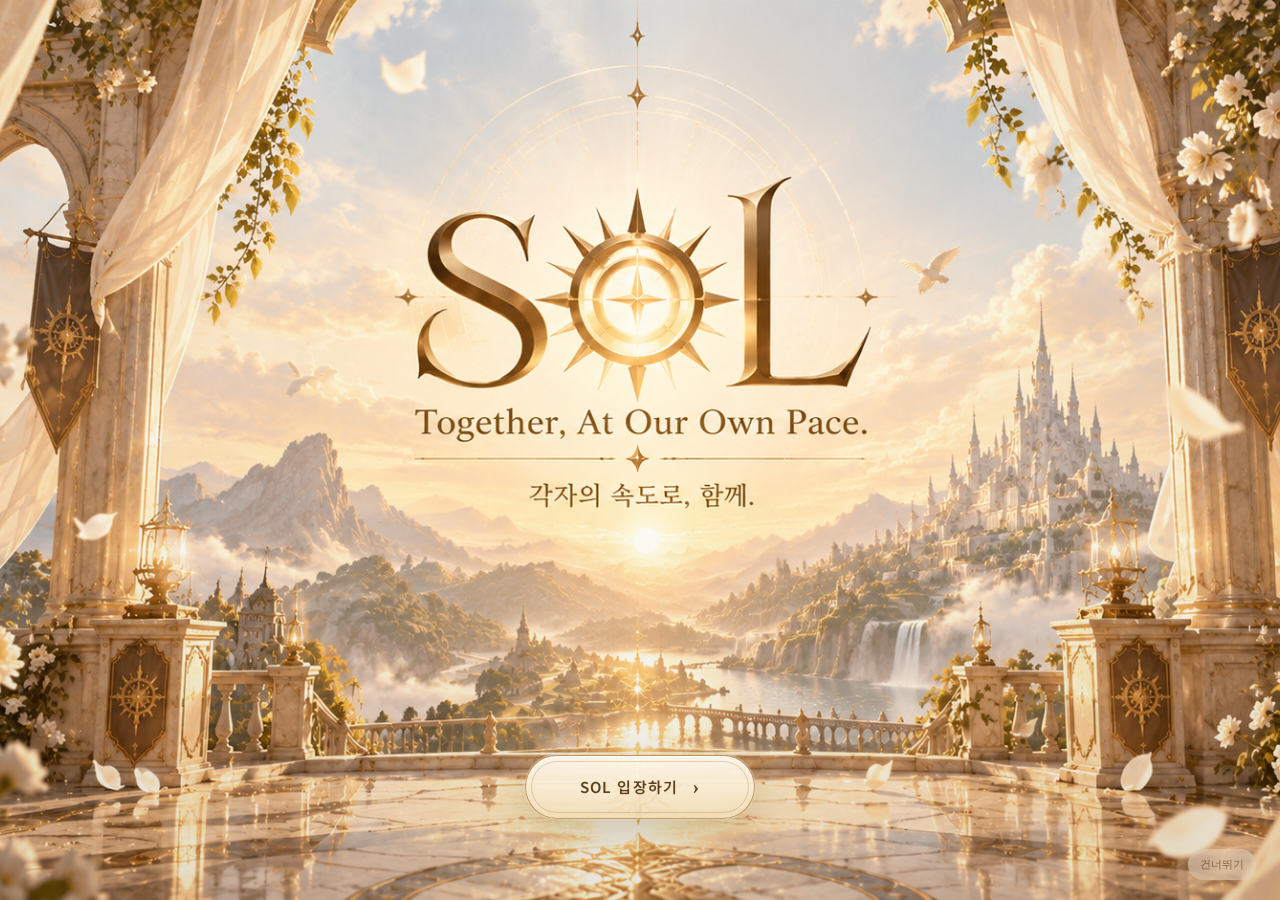
<file: SOL_homepage/index.html>
<!doctype html>
<html lang="ko">
<head>
<meta charset="utf-8">
<meta name="viewport" content="width=device-width,initial-scale=1,viewport-fit=cover">
<meta name="theme-color" content="#efe3cf">
<title>SOL · Together, At Our Own Pace.</title>
<style>
@import url('https://fonts.googleapis.com/css2?family=DM+Serif+Display&family=Noto+Sans+KR:wght@400;500;600&display=swap');
:root{--gold:#a87b35;--gold2:#d7b36d;--ink:#4a3620}
*{box-sizing:border-box}
html,body{margin:0;width:100%;height:100%;overflow:hidden;background:#eee2cf}
body{font-family:'Noto Sans KR',sans-serif;color:var(--ink)}
.entrance{position:relative;width:100%;height:100%;min-height:100svh;isolation:isolate;background:#eee2cf}
.entrance-bg{position:absolute;inset:0;background-image:url('assets/images/sol-entrance.png');background-size:cover;background-position:center center;transform:scale(1.035);opacity:0;animation:bgIn 1.8s cubic-bezier(.2,.75,.2,1) forwards}
.entrance-bg:after{content:"";position:absolute;inset:0;background:linear-gradient(180deg,rgba(255,248,234,.05),rgba(255,248,234,.02) 55%,rgba(85,53,17,.10));pointer-events:none}
.vignette{position:absolute;inset:0;pointer-events:none;background:radial-gradient(circle at 50% 44%,transparent 25%,rgba(86,57,24,.10) 100%);opacity:.75}
.content{position:absolute;inset:0;display:flex;align-items:center;justify-content:flex-end;flex-direction:column;text-align:center;padding:20px 20px clamp(72px,9vh,110px);z-index:2;pointer-events:none}
.enter-btn{pointer-events:auto;position:relative;min-width:230px;height:64px;padding:0 38px;border:1px solid rgba(168,123,53,.72);border-radius:999px;background:linear-gradient(180deg,rgba(255,250,239,.96),rgba(241,220,181,.88));color:#5d411d;font:600 15px 'Noto Sans KR',sans-serif;letter-spacing:.08em;box-shadow:0 12px 35px rgba(113,76,24,.22),inset 0 1px 0 rgba(255,255,255,.95),0 0 0 1px rgba(255,255,255,.35);opacity:0;transform:translateY(18px) scale(.97);animation:buttonIn .9s 1.75s cubic-bezier(.2,.85,.2,1) forwards;transition:transform .25s ease,box-shadow .25s ease,background .25s ease}
.enter-btn:before{content:"";position:absolute;inset:5px;border:1px solid rgba(168,123,53,.32);border-radius:999px;pointer-events:none}
.enter-btn:after{content:"";position:absolute;top:-80%;left:-35%;width:30%;height:260%;transform:rotate(25deg) translateX(-180%);background:linear-gradient(90deg,transparent,rgba(255,255,255,.62),transparent);filter:blur(2px);opacity:0;transition:transform .8s ease,opacity .3s ease;pointer-events:none}
.enter-btn span{display:inline-block;margin-left:9px;font-family:Georgia,serif;font-size:20px;vertical-align:-1px}
.enter-btn:hover{transform:translateY(-3px) scale(1.015);box-shadow:0 17px 42px rgba(113,76,24,.28),inset 0 1px 0 rgba(255,255,255,.95),0 0 25px rgba(183,149,93,.16);background:linear-gradient(180deg,#fffaf0,#efd9ae)}
.enter-btn:hover:after{transform:rotate(25deg) translateX(520%);opacity:1}
.enter-btn:active{transform:translateY(0) scale(.99)}
.skip{position:absolute;right:24px;bottom:20px;z-index:3;border:0;background:rgba(255,250,239,.35);color:rgba(80,57,28,.65);font-size:11px;padding:8px 12px;border-radius:999px;backdrop-filter:blur(8px);-webkit-backdrop-filter:blur(8px);cursor:pointer;opacity:0;animation:skipIn .6s 2.8s forwards}
.exit{animation:fadeOut .7s ease forwards!important}
.exit .entrance-bg{animation:zoomOut .7s ease forwards!important}
.exit .content{animation:contentOut .5s ease forwards}
@keyframes bgIn{to{opacity:1;transform:scale(1)}}
@keyframes buttonIn{to{opacity:1;transform:none}}
@keyframes skipIn{to{opacity:1}}
@keyframes fadeOut{to{opacity:0}}
@keyframes zoomOut{to{opacity:0;transform:scale(1.035)}}
@keyframes contentOut{to{opacity:0;transform:translateY(-8px)}}
@media(max-width:700px){
  .entrance-bg{background-position:50% center}
  .content{padding:20px 14px 58px}
  .enter-btn{min-width:210px;height:58px;font-size:14px}
  .skip{right:14px;bottom:14px}
}
@media(max-width:420px){
  .content{padding-bottom:52px}
  .enter-btn{min-width:200px}
}
@media(prefers-reduced-motion:reduce){
  .entrance-bg,.enter-btn,.skip{animation:none;opacity:1;transform:none}
  .skip{opacity:1}
}
</style>
</head>
<body>
<main class="entrance" id="entrance">
  <div class="entrance-bg" aria-hidden="true"></div>
  <div class="vignette" aria-hidden="true"></div>
  <div class="content">
    <button class="enter-btn" id="enterBtn" type="button">SOL 입장하기 <span>›</span></button>
  </div>
  <button class="skip" id="skipBtn" type="button">건너뛰기</button>
</main>
<script>
(function(){
  const entrance=document.getElementById('entrance');
  const go=()=>{
    entrance.classList.add('exit');
    setTimeout(()=>location.href='home.html',650);
  };
  document.getElementById('enterBtn').addEventListener('click',go);
  document.getElementById('skipBtn').addEventListener('click',go);
})();
</script>
</body>
</html>
</file>
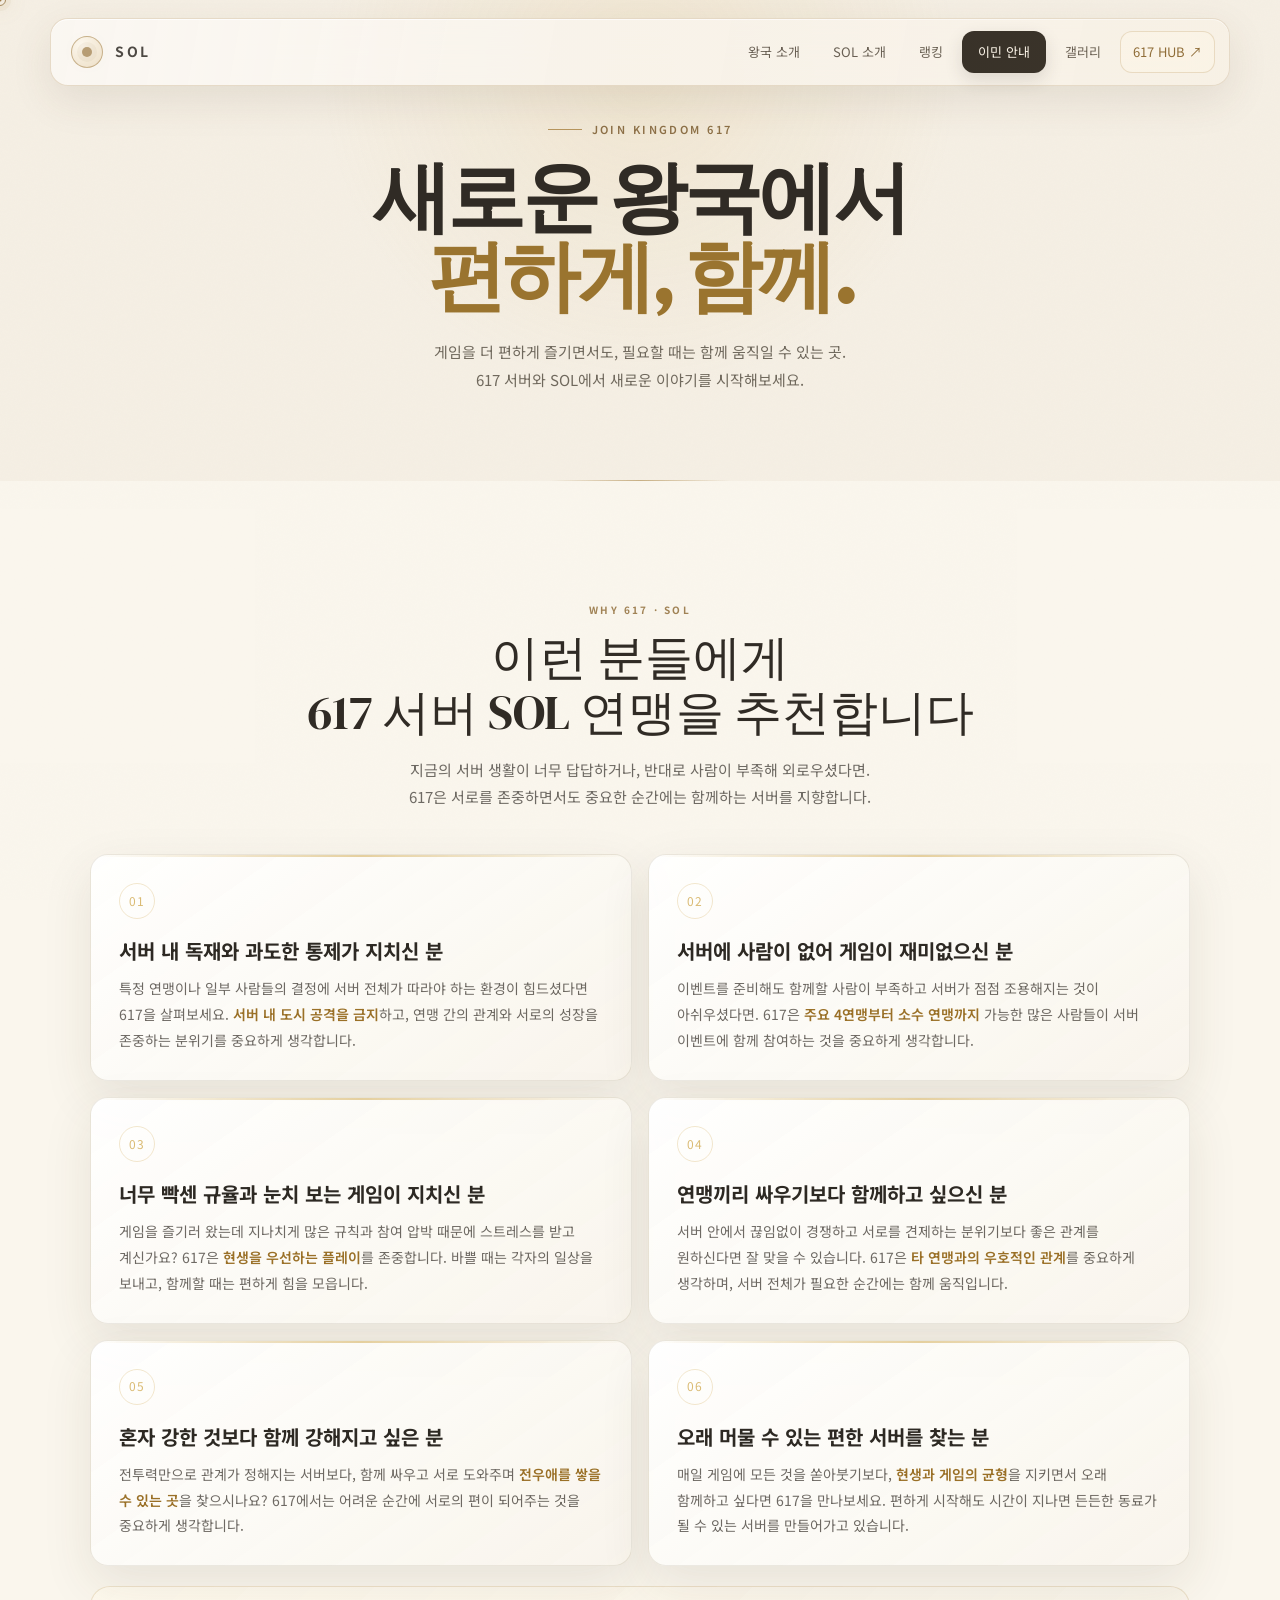
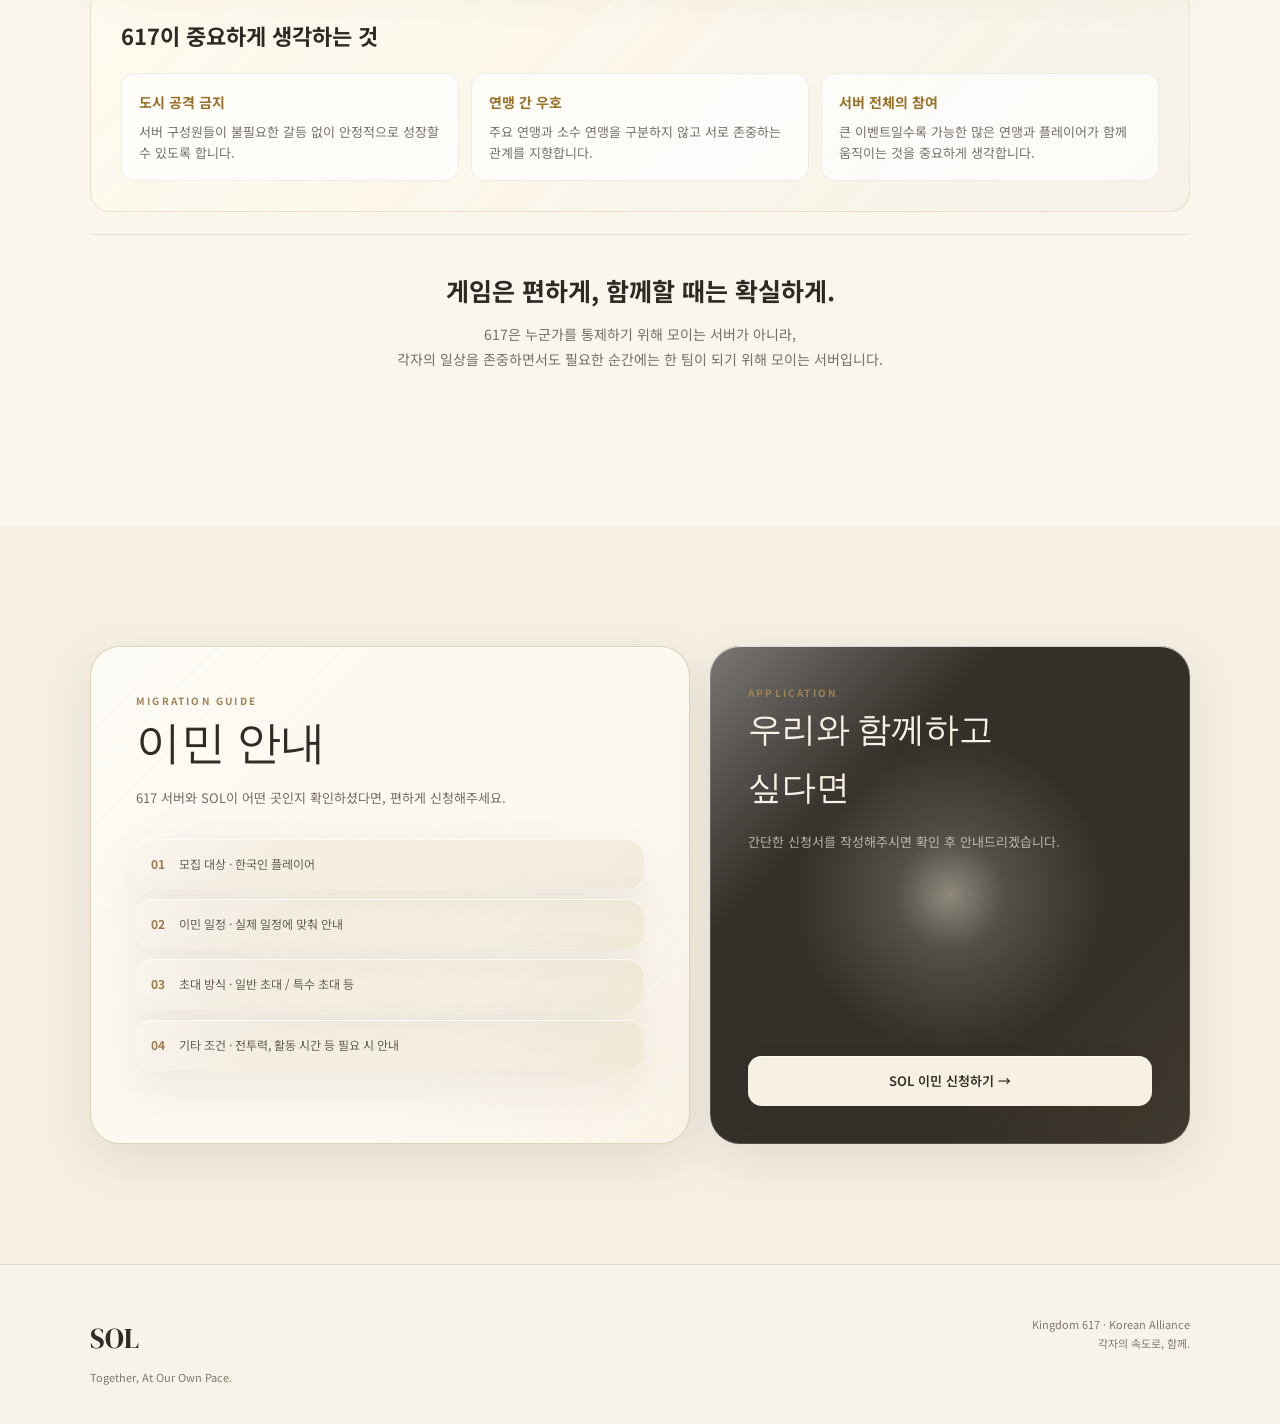
<file: SOL_homepage/pages/migration/index.html>
<!doctype html>
<html lang="ko">
<head>
<meta charset="utf-8">
<meta name="viewport" content="width=device-width,initial-scale=1">
<title>이민 안내 · SOL</title>
<link rel="stylesheet" href="../../css/style.css">
<style>
/* Migration page only — does not modify the shared site stylesheet. */
.migration-page .page-hero h1{word-break:keep-all;overflow-wrap:normal;text-wrap:balance}
.migration-page .page-hero h1 em{white-space:nowrap}
@media (max-width:760px){
 .migration-page .page-hero h1{font-size:clamp(28px,8.2vw,36px);line-height:1.22;letter-spacing:-.035em}
 .migration-page .page-hero h1 br{display:block}
}


.migration-page .recommend-intro{max-width:820px;margin:0 auto 44px;text-align:center}
.migration-page .recommend-intro .section-kicker{margin-bottom:12px}
.migration-page .recommend-intro h2{font-size:clamp(30px,4vw,48px);line-height:1.15;margin:0 0 16px}
.migration-page .recommend-intro p{margin:0;color:rgba(255,255,255,.68);line-height:1.8;font-size:15px}
.migration-page .reason-grid{display:grid;grid-template-columns:repeat(2,minmax(0,1fr));gap:16px}
.migration-page .reason-card{position:relative;overflow:hidden;padding:28px 28px 26px;border:1px solid rgba(255,255,255,.09);border-radius:18px;background:linear-gradient(145deg,rgba(255,255,255,.075),rgba(255,255,255,.025));box-shadow:0 18px 50px rgba(0,0,0,.16);transition:transform .3s ease,border-color .3s ease,box-shadow .3s ease}
.migration-page .reason-card:before{content:"";position:absolute;left:0;top:0;width:100%;height:2px;background:linear-gradient(90deg,transparent,rgba(218,187,116,.9),transparent);opacity:.75}
.migration-page .reason-card:hover{transform:translateY(-4px);border-color:rgba(218,187,116,.3);box-shadow:0 22px 60px rgba(0,0,0,.22)}
.migration-page .reason-no{display:inline-flex;align-items:center;justify-content:center;width:36px;height:36px;border-radius:50%;border:1px solid rgba(218,187,116,.35);color:#dabb74;font-size:12px;letter-spacing:.08em;margin-bottom:18px}
.migration-page .reason-card h3{margin:0 0 12px;font-size:20px;line-height:1.35;color:#fff}
.migration-page .reason-card p{margin:0;color:rgba(255,255,255,.66);font-size:14px;line-height:1.85}
.migration-page .reason-card strong{color:#ead39b;font-weight:600}
.migration-page .principles{margin-top:20px;padding:30px;border-radius:20px;border:1px solid rgba(218,187,116,.18);background:linear-gradient(135deg,rgba(218,187,116,.09),rgba(255,255,255,.025))}
.migration-page .principles h3{margin:0 0 18px;font-size:22px}
.migration-page .principle-list{display:grid;grid-template-columns:repeat(3,minmax(0,1fr));gap:12px}
.migration-page .principle{padding:17px;border-radius:14px;background:rgba(0,0,0,.13);border:1px solid rgba(255,255,255,.06)}
.migration-page .principle b{display:block;margin-bottom:6px;color:#e4c982;font-size:14px}
.migration-page .principle span{display:block;color:rgba(255,255,255,.62);font-size:13px;line-height:1.65}
.migration-page .closing{margin-top:22px;text-align:center;padding:34px 24px;border-top:1px solid rgba(255,255,255,.08)}
.migration-page .closing h3{margin:0 0 10px;font-size:25px}
.migration-page .closing p{margin:0;color:rgba(255,255,255,.62);line-height:1.8;font-size:14px}
.migration-page .apply-card{height:100%}
@media (max-width:760px){
 .migration-page .reason-grid,.migration-page .principle-list{grid-template-columns:1fr}
 .migration-page .reason-card{padding:23px 21px}
 .migration-page .principles{padding:23px 18px}
 .migration-page .recommend-intro{margin-bottom:30px}
 .migration-page .recommend-intro p{font-size:14px}
}

/* Contrast fix for the light SOL migration section */
.migration-page .recommend-intro p{color:rgba(43,39,33,.68)}
.migration-page .reason-card{background:linear-gradient(145deg,rgba(255,255,255,.94),rgba(248,244,235,.88));border-color:rgba(122,99,57,.14);box-shadow:0 18px 50px rgba(70,55,30,.10)}
.migration-page .reason-card:hover{border-color:rgba(174,137,65,.35);box-shadow:0 22px 60px rgba(70,55,30,.14)}
.migration-page .reason-card h3{color:#2d2923}
.migration-page .reason-card p{color:rgba(54,49,42,.72)}
.migration-page .reason-card strong{color:#9a7027}
.migration-page .principles{border-color:rgba(174,137,65,.20);background:linear-gradient(135deg,rgba(255,250,238,.96),rgba(246,241,231,.88))}
.migration-page .principles h3{color:#2d2923}
.migration-page .principle{background:rgba(255,255,255,.72);border-color:rgba(122,99,57,.10)}
.migration-page .principle b{color:#9a7027}
.migration-page .principle span{color:rgba(54,49,42,.68)}
.migration-page .closing{border-top-color:rgba(122,99,57,.14)}
.migration-page .closing h3{color:#2d2923}
.migration-page .closing p{color:rgba(54,49,42,.68)}

/* Full mobile optimization — migration page only */
.migration-page .page-hero-inner,
.migration-page .recommend-intro,
.migration-page .reason-grid,
.migration-page .principles,
.migration-page .closing,
.migration-page .application{min-width:0}
.migration-page .page-hero h1,
.migration-page .recommend-intro h2,
.migration-page .reason-card h3,
.migration-page .principles h3,
.migration-page .closing h3,
.migration-page .apply-card h2,
.migration-page .apply-side h3{word-break:keep-all;overflow-wrap:break-word}
.migration-page .reason-card p,
.migration-page .principle span,
.migration-page .closing p,
.migration-page .apply-card p,
.migration-page .apply-side p,
.migration-page .step span{word-break:keep-all}
.migration-page .reason-card,
.migration-page .principle,
.migration-page .apply-card,
.migration-page .apply-side{min-width:0}

@media (max-width:760px){
  .migration-page .page-hero{padding:142px 18px 58px}
  .migration-page .page-hero-inner{text-align:center}
  .migration-page .eyebrow{font-size:9px;letter-spacing:.18em;margin-bottom:15px}
  .migration-page .page-hero h1{font-size:clamp(34px,9.2vw,44px);line-height:1.08;letter-spacing:-.045em;margin:12px 0 18px}
  .migration-page .page-hero h1 br{display:block}
  .migration-page .page-hero h1 em{white-space:nowrap}
  .migration-page .page-hero p{font-size:13px;line-height:1.85;margin:0 auto;max-width:330px}
  .migration-page .section{padding:68px 16px}
  .migration-page .recommend-intro{margin-bottom:27px}
  .migration-page .recommend-intro .section-kicker{font-size:9px;letter-spacing:.17em;margin-bottom:10px}
  .migration-page .recommend-intro h2{font-size:clamp(29px,7.8vw,36px);line-height:1.18;letter-spacing:-.04em;margin-bottom:13px}
  .migration-page .recommend-intro p{font-size:13px;line-height:1.8}
  .migration-page .reason-grid{grid-template-columns:1fr;gap:12px}
  .migration-page .reason-card{padding:21px 19px 22px;border-radius:17px}
  .migration-page .reason-no{width:32px;height:32px;font-size:10px;margin-bottom:14px}
  .migration-page .reason-card h3{font-size:18px;line-height:1.45;margin-bottom:9px;letter-spacing:-.025em}
  .migration-page .reason-card p{font-size:13px;line-height:1.82}
  .migration-page .principles{margin-top:14px;padding:22px 17px;border-radius:18px}
  .migration-page .principles h3{font-size:20px;line-height:1.35;margin-bottom:15px}
  .migration-page .principle-list{grid-template-columns:1fr;gap:8px}
  .migration-page .principle{padding:14px 13px;border-radius:13px}
  .migration-page .principle b{font-size:13px;margin-bottom:4px}
  .migration-page .principle span{font-size:12px;line-height:1.65}
  .migration-page .closing{margin-top:12px;padding:27px 8px 8px}
  .migration-page .closing h3{font-size:21px;line-height:1.4;margin-bottom:9px}
  .migration-page .closing p{font-size:12px;line-height:1.8}
  .migration-page .application{grid-template-columns:1fr;gap:12px}
  .migration-page .apply-card{padding:27px 21px;border-radius:22px}
  .migration-page .apply-card h2{font-size:38px;line-height:1.05;margin:8px 0 13px}
  .migration-page .apply-card p{font-size:12px;line-height:1.8}
  .migration-page .apply-steps{gap:7px;margin:20px 0 0}
  .migration-page .step{gap:10px;padding:12px;border-radius:13px;font-size:11px;align-items:flex-start;line-height:1.55}
  .migration-page .step b{flex:0 0 auto}
  .migration-page .apply-side{padding:25px 21px;border-radius:22px;gap:18px}
  .migration-page .apply-side h3{font-size:29px;line-height:1.12;margin-bottom:9px}
  .migration-page .apply-side p{font-size:12px;line-height:1.8;margin-bottom:0}
  .migration-page .apply-side .btn{width:100%;min-height:48px;margin-top:4px}
}

@media (max-width:380px){
  .migration-page .page-hero{padding-left:15px;padding-right:15px}
  .migration-page .page-hero h1{font-size:33px}
  .migration-page .page-hero p{font-size:12px}
  .migration-page .section{padding-left:13px;padding-right:13px}
  .migration-page .reason-card{padding-left:17px;padding-right:17px}
  .migration-page .reason-card h3{font-size:17px}
  .migration-page .reason-card p{font-size:12.5px}
  .migration-page .recommend-intro h2{font-size:28px}
}



/* Match the SOL introduction hero — migration page only */
.migration-page .page-hero{
  padding:110px 0 86px;
  position:relative;
  overflow:hidden;
  text-align:center;
  background:radial-gradient(circle at 50% 15%,rgba(215,180,105,.15),transparent 42%);
}
.migration-page .page-hero:before{display:none}
.migration-page .page-hero:after{
  content:"";
  position:absolute;
  left:50%;
  bottom:0;
  width:180px;
  height:1px;
  transform:translateX(-50%);
  background:linear-gradient(90deg,transparent,rgba(163,124,54,.55),transparent);
}
.migration-page .page-hero-inner{max-width:1100px}
.migration-page .page-hero .eyebrow{justify-content:center;margin-bottom:18px}
.migration-page .page-hero h1{
  font-size:clamp(42px,7vw,78px);
  line-height:1.02;
  margin:0 0 22px;
  letter-spacing:-.045em;
  font-weight:700;
}
.migration-page .page-hero h1 em{
  font-style:normal;
  color:#9a742f;
}
.migration-page .page-hero p{
  max-width:760px;
  margin:0 auto;
  font-size:15px;
  line-height:1.9;
  color:#70695d;
}
@media(max-width:800px){
  .migration-page .page-hero{padding:125px 16px 62px}
  .migration-page .page-hero .eyebrow{margin-bottom:18px}
  .migration-page .page-hero h1{
    font-size:clamp(42px,11vw,58px);
    line-height:1.04;
    letter-spacing:-.055em;
    margin-bottom:20px;
  }
  .migration-page .page-hero p{font-size:13px;line-height:1.85}
}
@media(max-width:420px){
  .migration-page .page-hero{padding-left:14px;padding-right:14px}
  .migration-page .page-hero h1{font-size:42px}
}

</style>
</head>
<body>
<header class="nav">
<a class="brand" href="../../home.html"><span class="brand-mark"></span><span>SOL</span></a>
<button class="menu-btn" aria-label="메뉴">☰</button>
<nav class="nav-links">
<a href="../kingdom/index.html">왕국 소개</a><a href="../sol/index.html">SOL 소개</a><a href="../rankings/index.html">랭킹</a><a href="../migration/index.html" class="nav-cta">이민 안내</a><a href="../gallery/index.html">갤러리</a><a class="hub-link" href="https://617homepage.vercel.app/" target="_blank" rel="noopener">617 HUB ↗</a>
</nav>
</header>

<main class="migration-page">
<section class="page-hero">
<div class="page-hero-inner reveal">
<div class="eyebrow">JOIN KINGDOM 617</div>
<h1>새로운 왕국에서<br><em>편하게, 함께.</em></h1>
<p>게임을 더 편하게 즐기면서도, 필요할 때는 함께 움직일 수 있는 곳.<br>617 서버와 SOL에서 새로운 이야기를 시작해보세요.</p>
</div>
</section>

<section class="section alt">
<div class="container">
<div class="recommend-intro reveal">
<div class="section-kicker">WHY 617 · SOL</div>
<h2>이런 분들에게<br>617 서버 SOL 연맹을 추천합니다</h2>
<p>지금의 서버 생활이 너무 답답하거나, 반대로 사람이 부족해 외로우셨다면.<br>617은 서로를 존중하면서도 중요한 순간에는 함께하는 서버를 지향합니다.</p>
</div>

<div class="reason-grid">
<article class="reason-card reveal">
<span class="reason-no">01</span>
<h3>서버 내 독재와 과도한 통제가 지치신 분</h3>
<p>특정 연맹이나 일부 사람들의 결정에 서버 전체가 따라야 하는 환경이 힘드셨다면 617을 살펴보세요. <strong>서버 내 도시 공격을 금지</strong>하고, 연맹 간의 관계와 서로의 성장을 존중하는 분위기를 중요하게 생각합니다.</p>
</article>

<article class="reason-card reveal">
<span class="reason-no">02</span>
<h3>서버에 사람이 없어 게임이 재미없으신 분</h3>
<p>이벤트를 준비해도 함께할 사람이 부족하고 서버가 점점 조용해지는 것이 아쉬우셨다면. 617은 <strong>주요 4연맹부터 소수 연맹까지</strong> 가능한 많은 사람들이 서버 이벤트에 함께 참여하는 것을 중요하게 생각합니다.</p>
</article>

<article class="reason-card reveal">
<span class="reason-no">03</span>
<h3>너무 빡센 규율과 눈치 보는 게임이 지치신 분</h3>
<p>게임을 즐기러 왔는데 지나치게 많은 규칙과 참여 압박 때문에 스트레스를 받고 계신가요? 617은 <strong>현생을 우선하는 플레이</strong>를 존중합니다. 바쁠 때는 각자의 일상을 보내고, 함께할 때는 편하게 힘을 모읍니다.</p>
</article>

<article class="reason-card reveal">
<span class="reason-no">04</span>
<h3>연맹끼리 싸우기보다 함께하고 싶으신 분</h3>
<p>서버 안에서 끊임없이 경쟁하고 서로를 견제하는 분위기보다 좋은 관계를 원하신다면 잘 맞을 수 있습니다. 617은 <strong>타 연맹과의 우호적인 관계</strong>를 중요하게 생각하며, 서버 전체가 필요한 순간에는 함께 움직입니다.</p>
</article>

<article class="reason-card reveal">
<span class="reason-no">05</span>
<h3>혼자 강한 것보다 함께 강해지고 싶은 분</h3>
<p>전투력만으로 관계가 정해지는 서버보다, 함께 싸우고 서로 도와주며 <strong>전우애를 쌓을 수 있는 곳</strong>을 찾으시나요? 617에서는 어려운 순간에 서로의 편이 되어주는 것을 중요하게 생각합니다.</p>
</article>

<article class="reason-card reveal">
<span class="reason-no">06</span>
<h3>오래 머물 수 있는 편한 서버를 찾는 분</h3>
<p>매일 게임에 모든 것을 쏟아붓기보다, <strong>현생과 게임의 균형</strong>을 지키면서 오래 함께하고 싶다면 617을 만나보세요. 편하게 시작해도 시간이 지나면 든든한 동료가 될 수 있는 서버를 만들어가고 있습니다.</p>
</article>
</div>

<div class="principles reveal">
<h3>617이 중요하게 생각하는 것</h3>
<div class="principle-list">
<div class="principle"><b>도시 공격 금지</b><span>서버 구성원들이 불필요한 갈등 없이 안정적으로 성장할 수 있도록 합니다.</span></div>
<div class="principle"><b>연맹 간 우호</b><span>주요 연맹과 소수 연맹을 구분하지 않고 서로 존중하는 관계를 지향합니다.</span></div>
<div class="principle"><b>서버 전체의 참여</b><span>큰 이벤트일수록 가능한 많은 연맹과 플레이어가 함께 움직이는 것을 중요하게 생각합니다.</span></div>
</div>
</div>

<div class="closing reveal">
<h3>게임은 편하게, 함께할 때는 확실하게.</h3>
<p>617은 누군가를 통제하기 위해 모이는 서버가 아니라,<br>각자의 일상을 존중하면서도 필요한 순간에는 한 팀이 되기 위해 모이는 서버입니다.</p>
</div>
</div>
</section>

<section class="section">
<div class="container">
<div class="application">
<div class="apply-card reveal">
<div class="section-kicker">MIGRATION GUIDE</div>
<h2>이민 안내</h2>
<p>617 서버와 SOL이 어떤 곳인지 확인하셨다면, 편하게 신청해주세요.</p>
<div class="apply-steps">
<div class="step"><b>01</b><span>모집 대상 · 한국인 플레이어</span></div>
<div class="step"><b>02</b><span>이민 일정 · 실제 일정에 맞춰 안내</span></div>
<div class="step"><b>03</b><span>초대 방식 · 일반 초대 / 특수 초대 등</span></div>
<div class="step"><b>04</b><span>기타 조건 · 전투력, 활동 시간 등 필요 시 안내</span></div>
</div>
</div>
<aside class="apply-side reveal">
<div><div class="section-kicker">APPLICATION</div><h3>우리와 함께하고<br>싶다면</h3><p>간단한 신청서를 작성해주시면 확인 후 안내드리겠습니다.</p></div>
<a class="btn" href="https://forms.gle/aCbPABgb8VyPW5E27" target="_blank" rel="noopener">SOL 이민 신청하기 →</a>
</aside>
</div>
</div>
</section>
</main>

<footer class="footer"><div class="footer-inner"><div><div class="footer-brand">SOL</div><p>Together, At Our Own Pace.</p></div><div class="footer-right">Kingdom 617 · Korean Alliance<br>각자의 속도로, 함께.</div></div></footer>
<script src="../../js/main.js"></script>
</body>
</html>
</file>
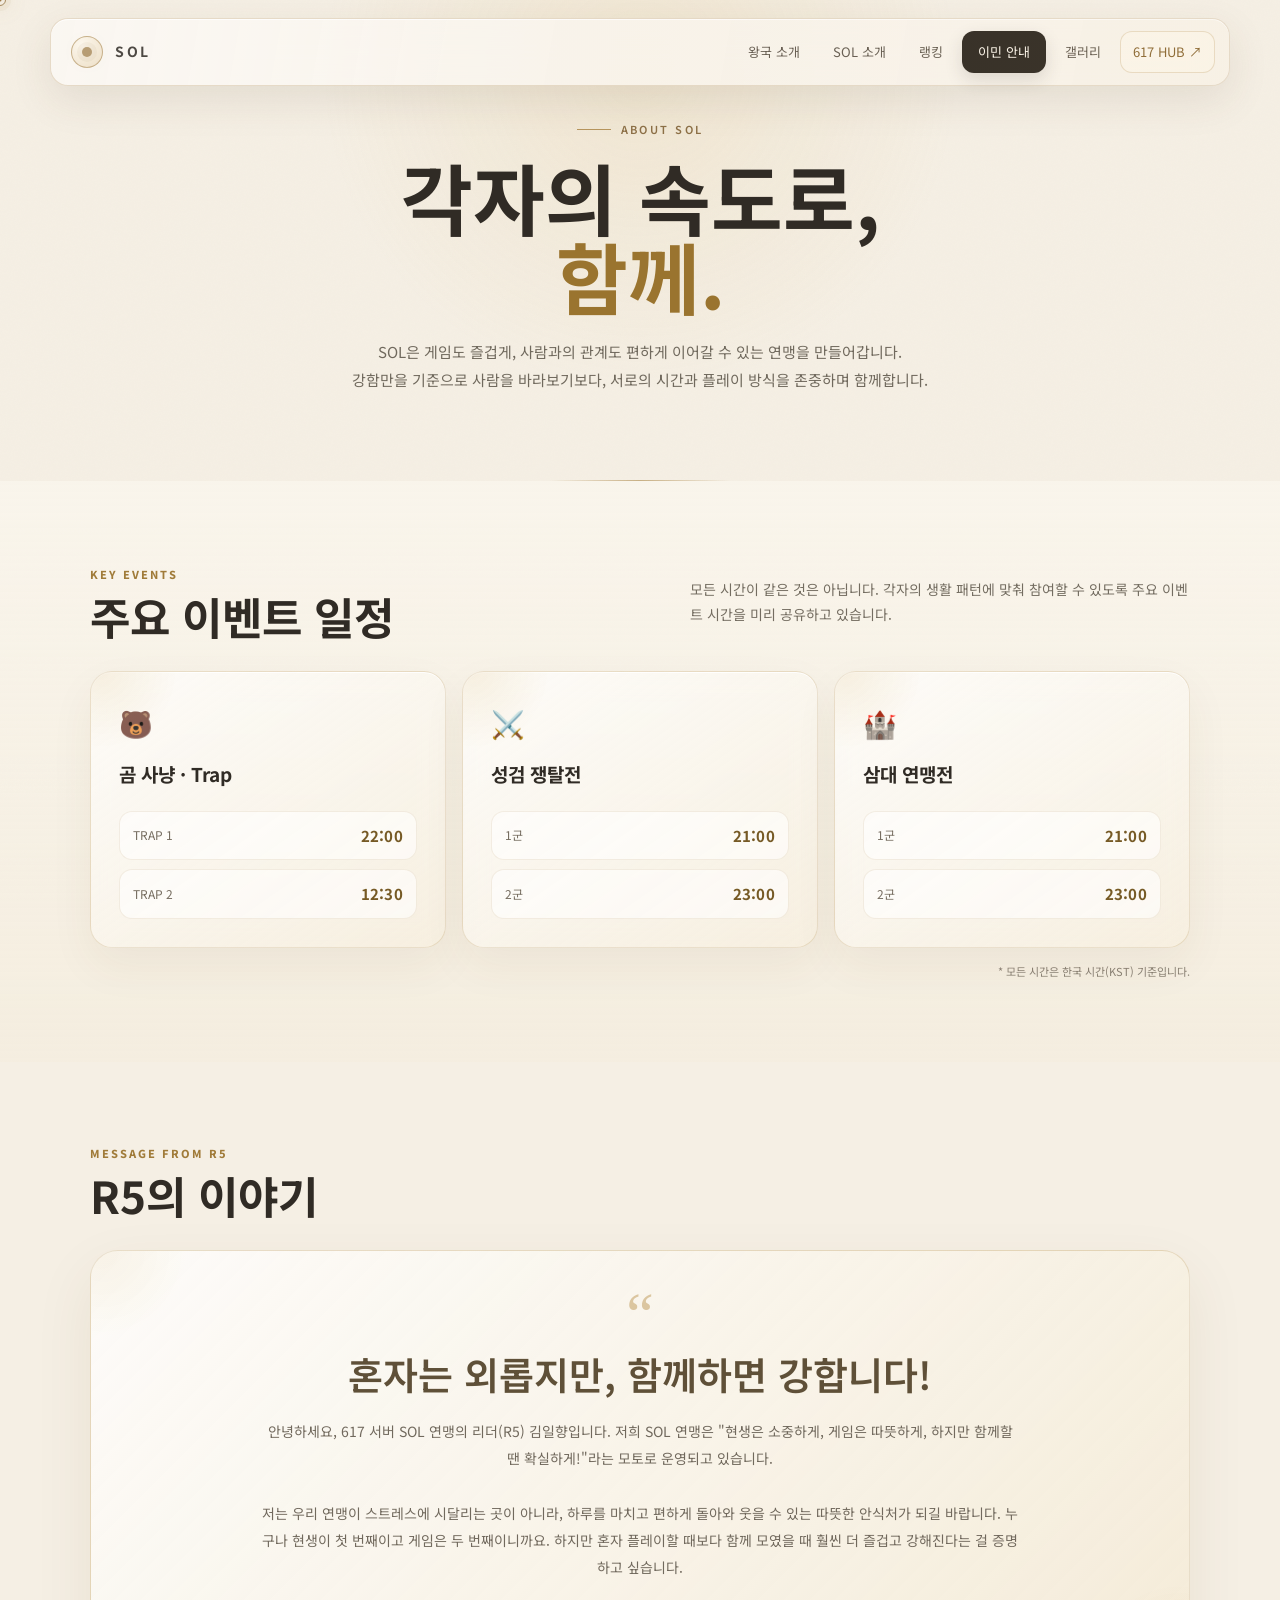
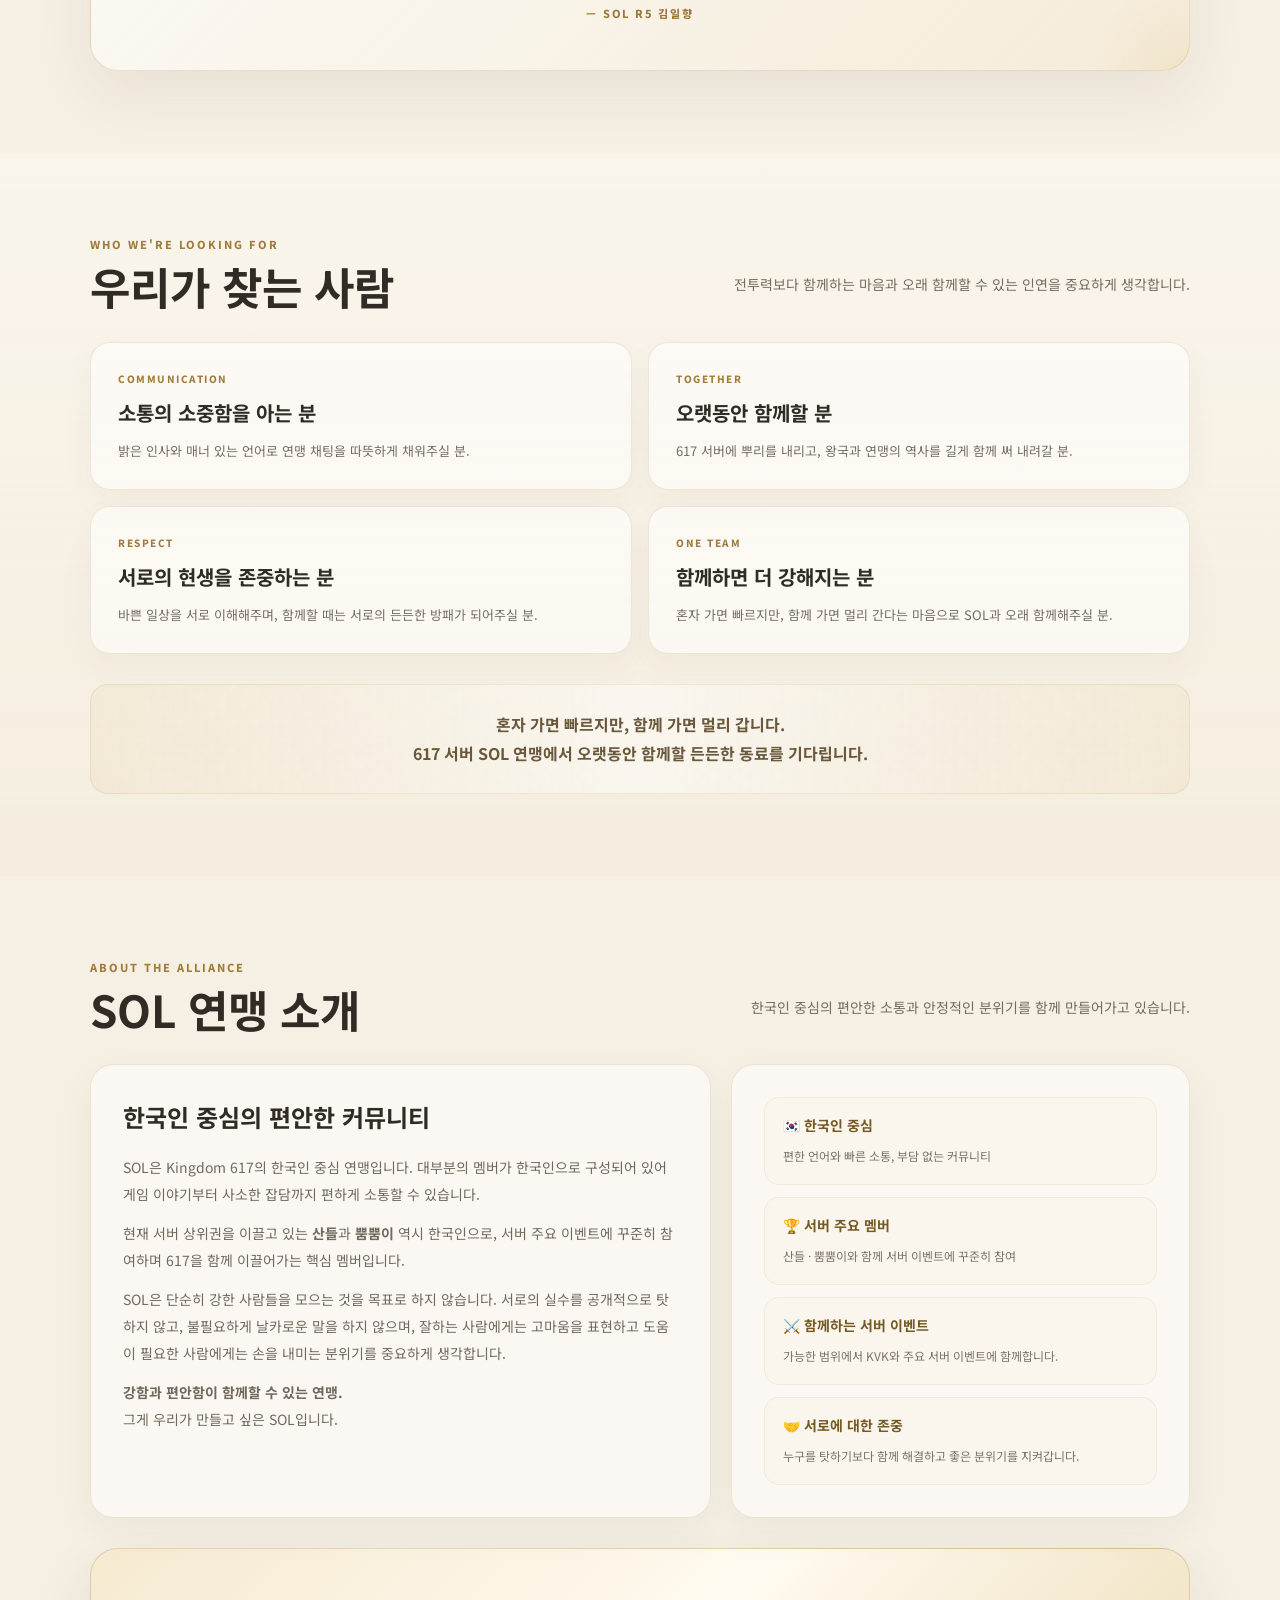
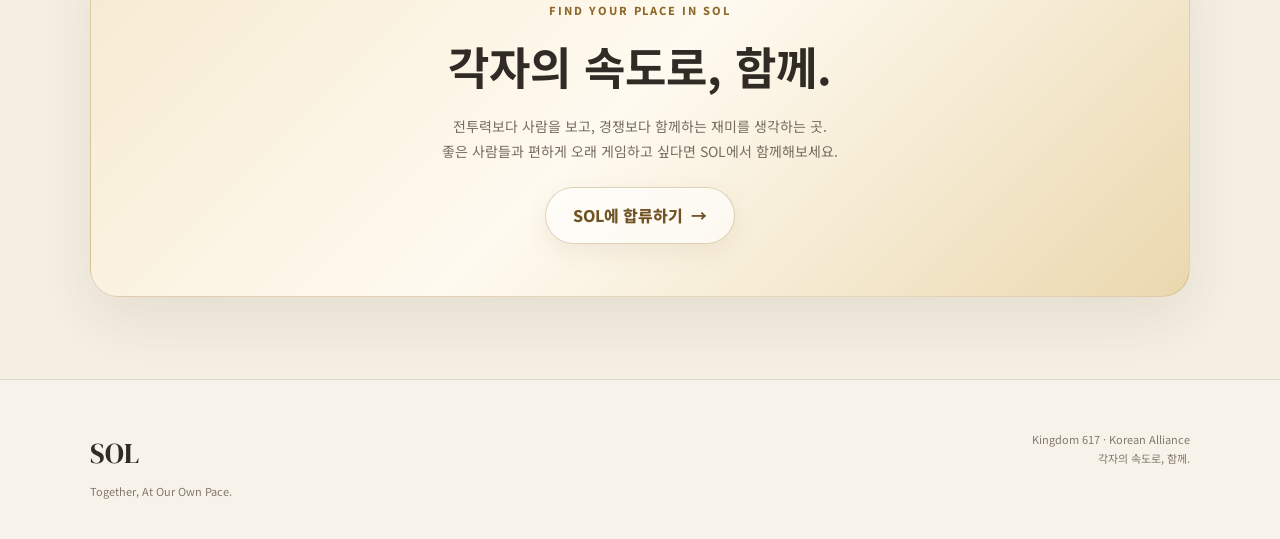
<file: SOL_homepage/pages/sol/index.html>
<!doctype html>
<html lang="ko">
<head>
<meta charset="utf-8"><meta name="viewport" content="width=device-width,initial-scale=1">
<title>SOL 소개 · SOL</title>
<link rel="stylesheet" href="../../css/style.css">
<style>
/* SOL page only — intentionally scoped so other pages remain unchanged */
.sol-page{overflow:hidden}
.sol-page .sol-hero{padding:110px 0 86px;position:relative;text-align:center;background:radial-gradient(circle at 50% 15%,rgba(215,180,105,.15),transparent 42%)}
.sol-page .sol-hero:after{content:"";position:absolute;left:50%;bottom:0;width:180px;height:1px;transform:translateX(-50%);background:linear-gradient(90deg,transparent,rgba(163,124,54,.55),transparent)}
.sol-page .sol-hero .eyebrow{margin-bottom:18px}
.sol-page .sol-hero h1{font-size:clamp(42px,7vw,78px);line-height:1.02;margin:0 0 22px}
.sol-page .sol-hero h1 em{font-style:normal;color:#9a742f}
.sol-page .sol-hero p{max-width:760px;margin:0 auto;font-size:15px;line-height:1.9;color:#70695d}
.sol-page .sol-section{padding:82px 0}
.sol-page .sol-section.alt{background:linear-gradient(180deg,rgba(250,246,237,.82),rgba(244,236,219,.5))}
.sol-page .sol-section-head{display:flex;justify-content:space-between;gap:30px;align-items:end;margin-bottom:30px}
.sol-page .sol-section-head h2{margin:7px 0 0;font-size:clamp(28px,4vw,44px);line-height:1.15}
.sol-page .sol-section-lead{max-width:500px;line-height:1.8;color:#746d61;font-size:14px}
.sol-page .sol-kicker{font-size:11px;letter-spacing:.18em;font-weight:800;color:#a07b39}
.sol-page .event-grid{display:grid;grid-template-columns:repeat(3,1fr);gap:16px}
.sol-page .event-card{position:relative;padding:28px;border:1px solid rgba(166,126,58,.2);border-radius:22px;background:linear-gradient(145deg,rgba(255,255,255,.72),rgba(247,239,222,.5));box-shadow:0 18px 45px rgba(83,61,26,.06),inset 0 1px rgba(255,255,255,.9);backdrop-filter:blur(12px);overflow:hidden}
.sol-page .event-card:before{content:"";position:absolute;inset:-80px auto auto -70px;width:160px;height:160px;background:radial-gradient(circle,rgba(213,174,96,.16),transparent 68%);pointer-events:none}
.sol-page .event-icon{font-size:27px;margin-bottom:12px}
.sol-page .event-card h3{margin:0 0 7px;font-size:19px}
.sol-page .event-card>p{margin:0 0 20px;color:#837a6c;font-size:13px}
.sol-page .time-list{display:grid;gap:9px}
.sol-page .time-row{display:flex;align-items:center;justify-content:space-between;padding:11px 13px;border-radius:13px;background:rgba(255,255,255,.58);border:1px solid rgba(166,126,58,.12)}
.sol-page .time-row span{font-size:12px;color:#766d60}
.sol-page .time-row strong{font-size:15px;color:#765a25;letter-spacing:.02em}
.sol-page .r5-box{position:relative;padding:48px clamp(25px,6vw,72px);border-radius:28px;border:1px solid rgba(170,130,61,.23);background:linear-gradient(135deg,rgba(255,255,255,.78),rgba(244,233,208,.55));box-shadow:0 22px 60px rgba(84,60,24,.08);text-align:center;overflow:hidden}
.sol-page .r5-box:before,.sol-page .r5-box:after{content:"";position:absolute;width:180px;height:180px;border-radius:50%;background:radial-gradient(circle,rgba(211,171,92,.12),transparent 68%);pointer-events:none}.sol-page .r5-box:before{left:-80px;top:-90px}.sol-page .r5-box:after{right:-80px;bottom:-90px}
.sol-page .quote-mark{font-family:Georgia,serif;font-size:62px;line-height:.5;color:#b58a42;opacity:.45}
.sol-page .r5-box h3{margin:18px auto 18px;max-width:800px;font-size:clamp(24px,4vw,38px);line-height:1.35;font-weight:600;color:#5f5038}
.sol-page .r5-box p{max-width:760px;margin:0 auto;line-height:1.95;color:#71695d;font-size:14px}
.sol-page .r5-sign{margin-top:22px;font-size:11px;letter-spacing:.16em;color:#9b773b;font-weight:800}
.sol-page .people-grid{display:grid;grid-template-columns:repeat(2,1fr);gap:16px;margin-top:28px}
.sol-page .people-card{padding:27px;border-radius:20px;border:1px solid rgba(166,126,58,.16);background:rgba(255,255,255,.55);box-shadow:0 12px 34px rgba(75,57,29,.045)}
.sol-page .people-card .mini{font-size:10px;letter-spacing:.15em;color:#a07b39;font-weight:800;margin-bottom:9px}
.sol-page .people-card h3{margin:0 0 9px;font-size:20px}
.sol-page .people-card p{margin:0;color:#766e61;font-size:13px;line-height:1.8}
.sol-page .closing{margin-top:30px;padding:25px 28px;border-radius:18px;background:linear-gradient(90deg,rgba(231,211,171,.22),rgba(255,255,255,.42),rgba(231,211,171,.22));border:1px solid rgba(166,126,58,.13);text-align:center;color:#69583b;font-weight:700;line-height:1.8}
.sol-page .about-grid{display:grid;grid-template-columns:1.15fr .85fr;gap:20px;margin-top:28px}
.sol-page .about-main,.sol-page .about-side{padding:32px;border-radius:23px;border:1px solid rgba(166,126,58,.17);background:rgba(255,255,255,.55);box-shadow:0 14px 40px rgba(75,57,29,.05)}
.sol-page .about-main h3{margin:0 0 16px;font-size:24px}.sol-page .about-main p{margin:0 0 13px;color:#71695d;font-size:14px;line-height:1.9}.sol-page .about-main p:last-child{margin-bottom:0}
.sol-page .about-side{display:flex;flex-direction:column;justify-content:center;gap:12px}.sol-page .stat{padding:16px 18px;border-radius:15px;background:rgba(250,245,235,.72);border:1px solid rgba(166,126,58,.1)}.sol-page .stat b{display:block;color:#765a25;font-size:14px;margin-bottom:3px}.sol-page .stat span{font-size:12px;color:#7b7265;line-height:1.6}
.sol-page .join-box{margin-top:30px;text-align:center;padding:52px 25px;border-radius:28px;background:linear-gradient(135deg,#f6ead0,#fffaf0 48%,#ead8ae);border:1px solid rgba(155,115,47,.25);box-shadow:0 24px 60px rgba(91,67,30,.1)}
.sol-page .join-box .sol-kicker{color:#8d682a}.sol-page .join-box h2{margin:8px 0 10px;font-size:clamp(28px,5vw,45px)}.sol-page .join-box p{margin:0 auto 22px;color:#766d60;line-height:1.8;font-size:14px}.sol-page .join-link{display:inline-flex;align-items:center;justify-content:center;min-width:190px;padding:14px 24px;border-radius:999px;background:rgba(255,255,255,.62);border:1px solid rgba(151,111,44,.3);color:#705323;font-weight:800;text-decoration:none;box-shadow:0 8px 25px rgba(90,65,28,.08);transition:.25s}.sol-page .join-link:hover{transform:translateY(-2px);box-shadow:0 12px 30px rgba(90,65,28,.14)}
@media(max-width:800px){.sol-page .sol-hero{padding:125px 16px 62px}.sol-page .sol-hero p{font-size:13px;line-height:1.85}.sol-page .sol-section{padding:58px 16px}.sol-page .sol-section-head{display:block}.sol-page .sol-section-lead{margin-top:14px}.sol-page .event-grid{grid-template-columns:1fr;gap:14px}.sol-page .event-card{padding:22px 20px}.sol-page .people-grid,.sol-page .about-grid{grid-template-columns:1fr;gap:14px}.sol-page .people-card,.sol-page .about-main,.sol-page .about-side{padding:22px 20px}.sol-page .r5-box{padding:34px 20px;border-radius:22px}.sol-page .join-box{padding:40px 20px;border-radius:22px}.sol-page .closing{padding:20px 18px}.sol-page .time-row{padding:10px 11px}}
</style>
</head>
<body>
<header class="nav">
<a class="brand" href="../../home.html"><span class="brand-mark"></span><span>SOL</span></a>
<button class="menu-btn" aria-label="메뉴">☰</button>
<nav class="nav-links">
<a href="../kingdom/index.html">왕국 소개</a><a href="../sol/index.html">SOL 소개</a><a href="../rankings/index.html">랭킹</a><a href="../migration/index.html" class="nav-cta">이민 안내</a><a href="../gallery/index.html">갤러리</a><a class="hub-link" href="https://617homepage.vercel.app/" target="_blank" rel="noopener">617 HUB ↗</a>
</nav></header>
<main class="sol-page">
<section class="sol-hero"><div class="container"><div class="eyebrow reveal">ABOUT SOL</div><h1 class="reveal">각자의 속도로,<br><em>함께.</em></h1><p class="reveal">SOL은 게임도 즐겁게, 사람과의 관계도 편하게 이어갈 수 있는 연맹을 만들어갑니다.<br>강함만을 기준으로 사람을 바라보기보다, 서로의 시간과 플레이 방식을 존중하며 함께합니다.</p></div></section>

<section class="sol-section alt"><div class="container"><div class="sol-section-head reveal"><div><div class="sol-kicker">KEY EVENTS</div><h2>주요 이벤트 일정</h2></div><p class="sol-section-lead">모든 시간이 같은 것은 아닙니다. 각자의 생활 패턴에 맞춰 참여할 수 있도록 주요 이벤트 시간을 미리 공유하고 있습니다.</p></div>
<div class="event-grid">
<div class="event-card reveal"><div class="event-icon">🐻</div><h3>곰 사냥 · Trap</h3><p></p><div class="time-list"><div class="time-row"><span>TRAP 1</span><strong>22:00</strong></div><div class="time-row"><span>TRAP 2</span><strong>12:30</strong></div></div></div>
<div class="event-card reveal"><div class="event-icon">⚔️</div><h3>성검 쟁탈전</h3><p></p><div class="time-list"><div class="time-row"><span>1군</span><strong>21:00</strong></div><div class="time-row"><span>2군</span><strong>23:00</strong></div></div></div>
<div class="event-card reveal"><div class="event-icon">🏰</div><h3>삼대 연맹전</h3><p></p><div class="time-list"><div class="time-row"><span>1군</span><strong>21:00</strong></div><div class="time-row"><span>2군</span><strong>23:00</strong></div></div></div>
</div><div style="margin-top:14px;text-align:right;color:#8a8174;font-size:11px;">* 모든 시간은 한국 시간(KST) 기준입니다.</div></div></section>

<section class="sol-section"><div class="container"><div class="sol-section-head reveal"><div><div class="sol-kicker">MESSAGE FROM R5</div><h2>R5의 이야기</h2></div></div><div class="r5-box reveal"><div class="quote-mark">“</div><h3>혼자는 외롭지만, 함께하면 강합니다!</h3><p>안녕하세요, 617 서버 SOL 연맹의 리더(R5) 김일향입니다. 저희 SOL 연맹은 "현생은 소중하게, 게임은 따뜻하게, 하지만 함께할 땐 확실하게!"라는 모토로 운영되고 있습니다.<br><br>저는 우리 연맹이 스트레스에 시달리는 곳이 아니라, 하루를 마치고 편하게 돌아와 웃을 수 있는 따뜻한 안식처가 되길 바랍니다. 누구나 현생이 첫 번째이고 게임은 두 번째이니까요. 하지만 혼자 플레이할 때보다 함께 모였을 때 훨씬 더 즐겁고 강해진다는 걸 증명하고 싶습니다.</p><div class="r5-sign">— SOL R5 김일향</div></div></div></section>

<section class="sol-section alt"><div class="container"><div class="sol-section-head reveal"><div><div class="sol-kicker">WHO WE'RE LOOKING FOR</div><h2>우리가 찾는 사람</h2></div><p class="sol-section-lead">전투력보다 함께하는 마음과 오래 함께할 수 있는 인연을 중요하게 생각합니다.</p></div><div class="people-grid">
<div class="people-card reveal"><div class="mini">COMMUNICATION</div><h3>소통의 소중함을 아는 분</h3><p>밝은 인사와 매너 있는 언어로 연맹 채팅을 따뜻하게 채워주실 분.</p></div>
<div class="people-card reveal"><div class="mini">TOGETHER</div><h3>오랫동안 함께할 분</h3><p>617 서버에 뿌리를 내리고, 왕국과 연맹의 역사를 길게 함께 써 내려갈 분.</p></div>
<div class="people-card reveal"><div class="mini">RESPECT</div><h3>서로의 현생을 존중하는 분</h3><p>바쁜 일상을 서로 이해해주며, 함께할 때는 서로의 든든한 방패가 되어주실 분.</p></div>
<div class="people-card reveal"><div class="mini">ONE TEAM</div><h3>함께하면 더 강해지는 분</h3><p>혼자 가면 빠르지만, 함께 가면 멀리 간다는 마음으로 SOL과 오래 함께해주실 분.</p></div>
</div><div class="closing reveal">혼자 가면 빠르지만, <strong>함께 가면 멀리 갑니다.</strong><br>617 서버 SOL 연맹에서 오랫동안 함께할 든든한 동료를 기다립니다.</div></div></section>

<section class="sol-section"><div class="container"><div class="sol-section-head reveal"><div><div class="sol-kicker">ABOUT THE ALLIANCE</div><h2>SOL 연맹 소개</h2></div><p class="sol-section-lead">한국인 중심의 편안한 소통과 안정적인 분위기를 함께 만들어가고 있습니다.</p></div><div class="about-grid"><div class="about-main reveal"><h3>한국인 중심의 편안한 커뮤니티</h3><p>SOL은 Kingdom 617의 한국인 중심 연맹입니다. 대부분의 멤버가 한국인으로 구성되어 있어 게임 이야기부터 사소한 잡담까지 편하게 소통할 수 있습니다.</p><p>현재 서버 상위권을 이끌고 있는 <strong>산들</strong>과 <strong>뿜뿜이</strong> 역시 한국인으로, 서버 주요 이벤트에 꾸준히 참여하며 617을 함께 이끌어가는 핵심 멤버입니다.</p><p>SOL은 단순히 강한 사람들을 모으는 것을 목표로 하지 않습니다. 서로의 실수를 공개적으로 탓하지 않고, 불필요하게 날카로운 말을 하지 않으며, 잘하는 사람에게는 고마움을 표현하고 도움이 필요한 사람에게는 손을 내미는 분위기를 중요하게 생각합니다.</p><p><strong>강함과 편안함이 함께할 수 있는 연맹.</strong><br>그게 우리가 만들고 싶은 SOL입니다.</p></div><div class="about-side reveal"><div class="stat"><b>🇰🇷 한국인 중심</b><span>편한 언어와 빠른 소통, 부담 없는 커뮤니티</span></div><div class="stat"><b>🏆 서버 주요 멤버</b><span>산들 · 뿜뿜이와 함께 서버 이벤트에 꾸준히 참여</span></div><div class="stat"><b>⚔️ 함께하는 서버 이벤트</b><span>가능한 범위에서 KVK와 주요 서버 이벤트에 함께합니다.</span></div><div class="stat"><b>🤝 서로에 대한 존중</b><span>누구를 탓하기보다 함께 해결하고 좋은 분위기를 지켜갑니다.</span></div></div></div><div class="join-box reveal"><div class="sol-kicker">FIND YOUR PLACE IN SOL</div><h2>각자의 속도로, 함께.</h2><p>전투력보다 사람을 보고, 경쟁보다 함께하는 재미를 생각하는 곳.<br>좋은 사람들과 편하게 오래 게임하고 싶다면 SOL에서 함께해보세요.</p><a class="join-link" href="../migration/index.html">SOL에 합류하기 <span style="margin-left:8px">→</span></a></div></div></section>
</main>
<footer class="footer"><div class="footer-inner"><div><div class="footer-brand">SOL</div><p>Together, At Our Own Pace.</p></div><div class="footer-right">Kingdom 617 · Korean Alliance<br>각자의 속도로, 함께.</div></div></footer>
<script src="../../js/main.js"></script>
</body></html>
</file>
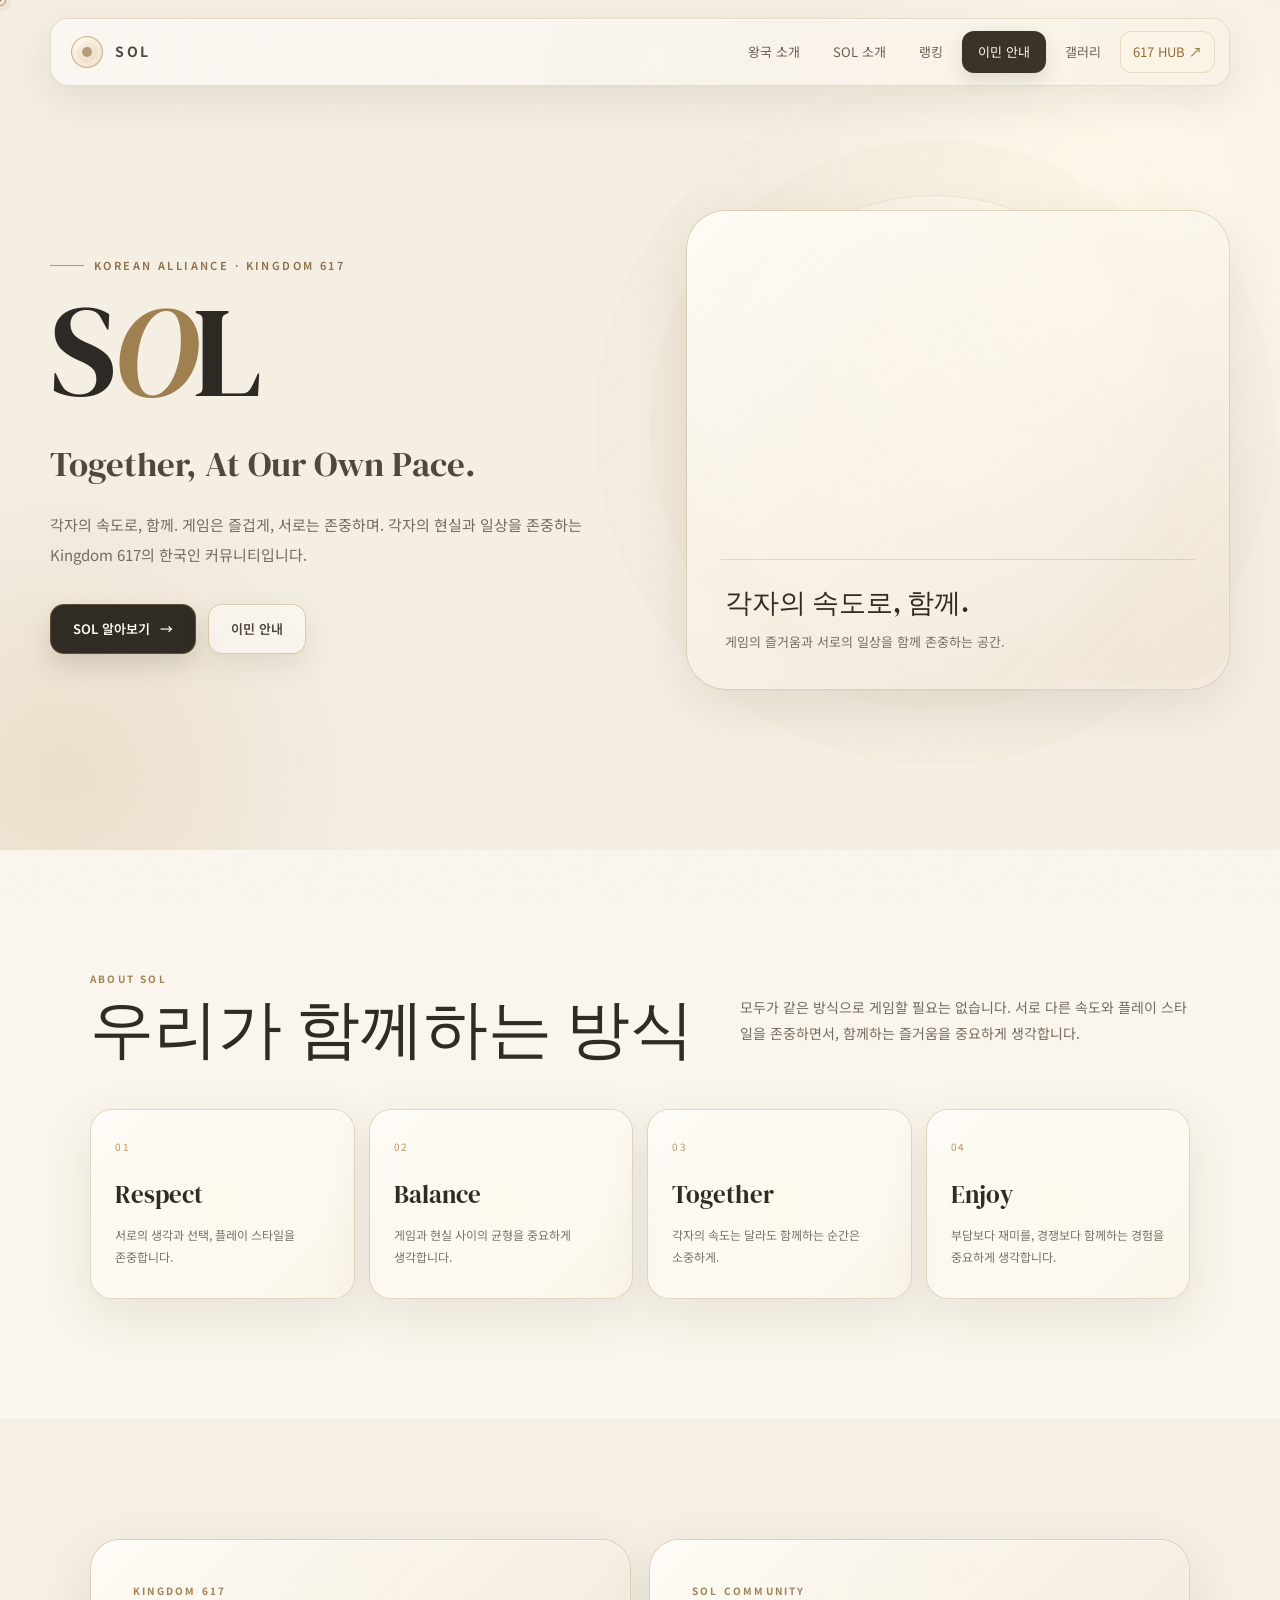
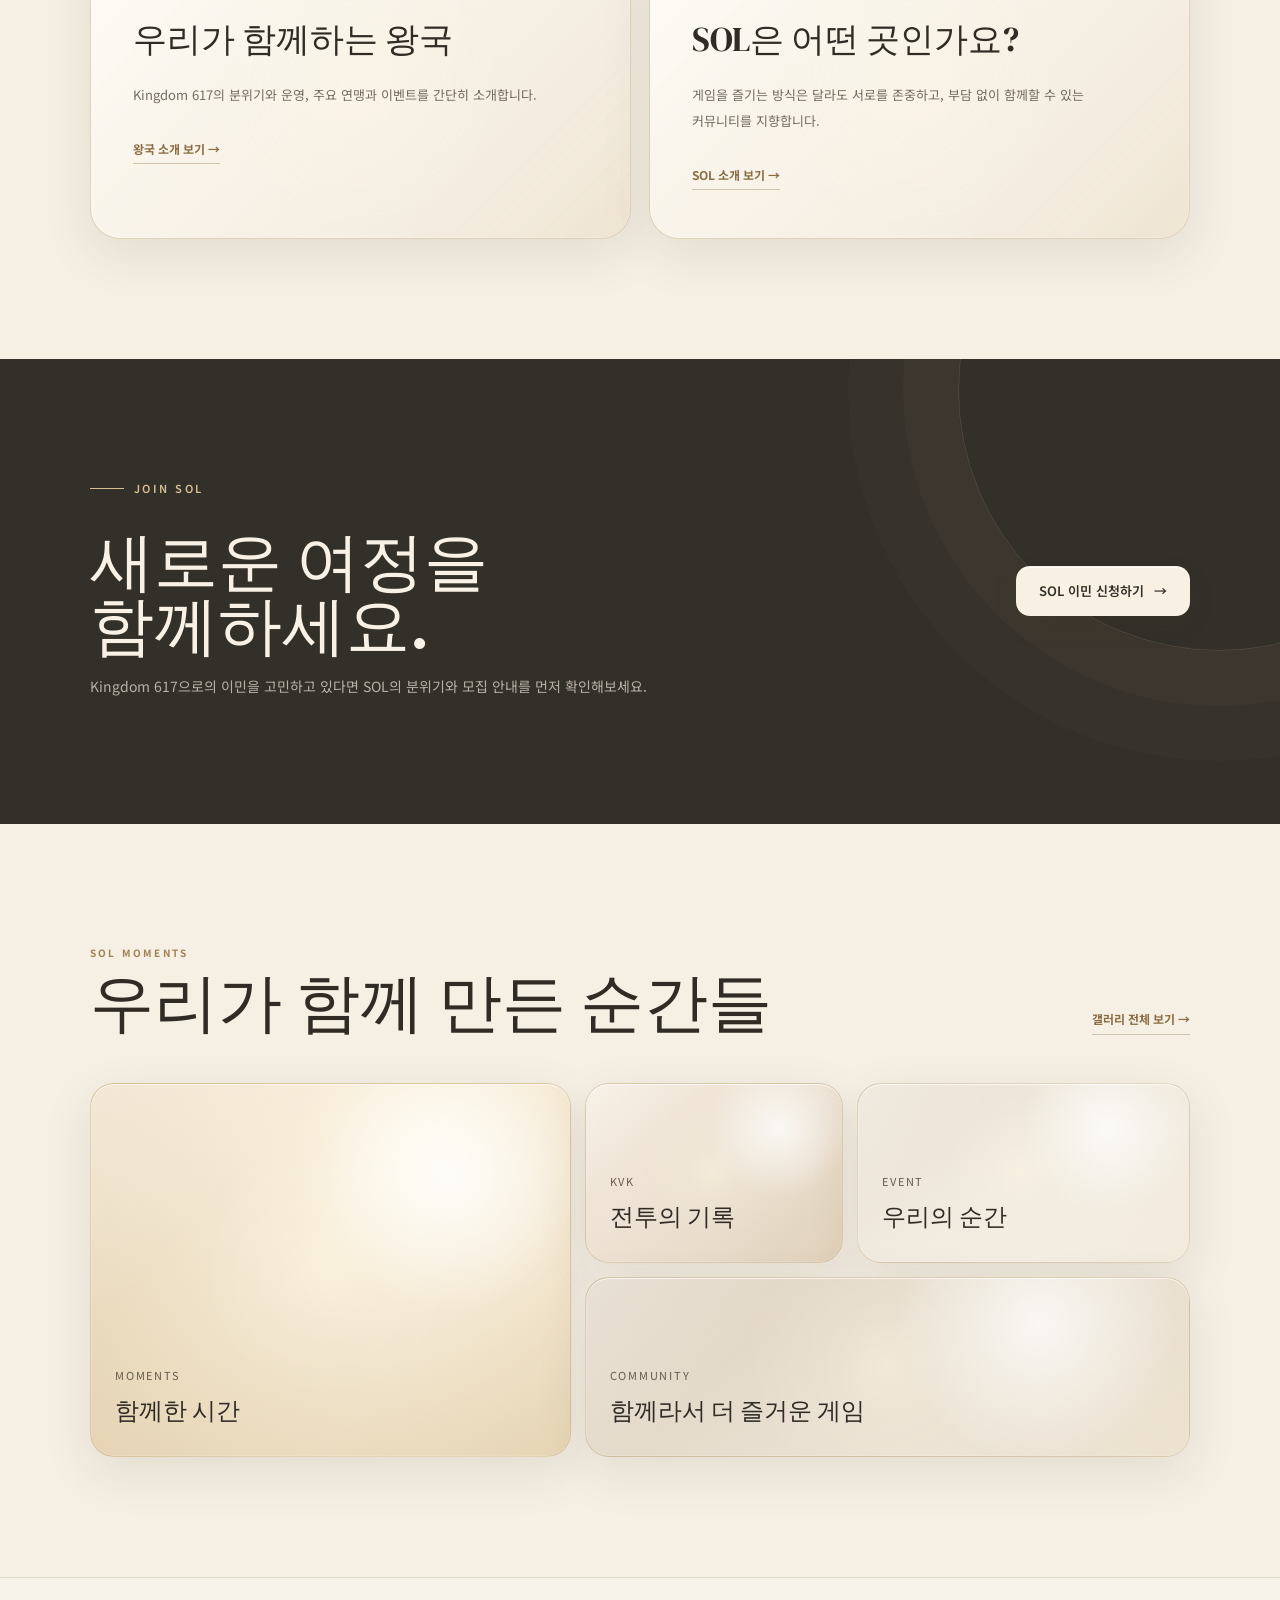
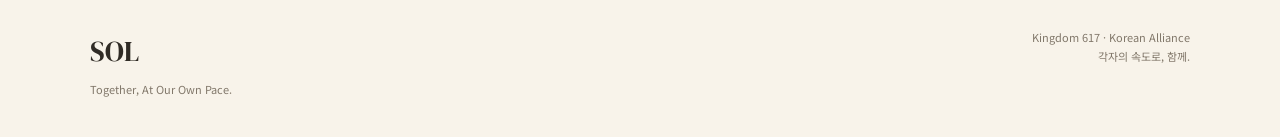
<file: SOL_homepage/home.html>
<!doctype html><html lang="ko"><head><meta charset="utf-8"><meta name="viewport" content="width=device-width,initial-scale=1"><title>SOL · Together, At Our Own Pace.</title><link rel="stylesheet" href="css/style.css"></head><body>
<header class="nav">
<a class="brand" href="home.html"><span class="brand-mark"></span><span>SOL</span></a>
<button class="menu-btn" aria-label="메뉴">☰</button>
<nav class="nav-links">
<a href="pages/kingdom/index.html">왕국 소개</a><a href="pages/sol/index.html">SOL 소개</a><a href="pages/rankings/index.html">랭킹</a><a href="pages/migration/index.html" class="nav-cta">이민 안내</a><a href="pages/gallery/index.html">갤러리</a><a class="hub-link" href="https://617homepage.vercel.app/" target="_blank" rel="noopener">617 HUB ↗</a>
</nav></header>
<section class="hero"><div class="hero-bg"><div class="sun-orbit"></div></div><div class="hero-inner">
<div class="reveal"><div class="eyebrow">KOREAN ALLIANCE · KINGDOM 617</div><h1>S<em>O</em>L</h1><div class="hero-tag">Together, At Our Own Pace.</div><p class="hero-copy">각자의 속도로, 함께. 게임은 즐겁게, 서로는 존중하며. 각자의 현실과 일상을 존중하는 Kingdom 617의 한국인 커뮤니티입니다.</p><div class="hero-actions"><a class="btn primary" href="pages/sol/index.html">SOL 알아보기 <span>→</span></a><a class="btn secondary" href="pages/migration/index.html">이민 안내</a></div></div>
<div class="hero-card reveal"><div class="card-content"><strong>각자의 속도로, 함께.</strong><p>게임의 즐거움과 서로의 일상을 함께 존중하는 공간.</p></div></div>
</div></section>
<section class="section alt"><div class="container"><div class="section-head reveal"><div><div class="section-kicker">About SOL</div><h2>우리가 함께하는 방식</h2></div><p class="section-lead">모두가 같은 방식으로 게임할 필요는 없습니다. 서로 다른 속도와 플레이 스타일을 존중하면서, 함께하는 즐거움을 중요하게 생각합니다.</p></div><div class="grid4">
<div class="value-card reveal"><div class="num">01</div><h3>Respect</h3><p>서로의 생각과 선택, 플레이 스타일을 존중합니다.</p></div>
<div class="value-card reveal"><div class="num">02</div><h3>Balance</h3><p>게임과 현실 사이의 균형을 중요하게 생각합니다.</p></div>
<div class="value-card reveal"><div class="num">03</div><h3>Together</h3><p>각자의 속도는 달라도 함께하는 순간은 소중하게.</p></div>
<div class="value-card reveal"><div class="num">04</div><h3>Enjoy</h3><p>부담보다 재미를, 경쟁보다 함께하는 경험을 중요하게 생각합니다.</p></div>
</div></div></section>
<section class="section"><div class="container"><div class="split"><div class="feature reveal"><div class="section-kicker">KINGDOM 617</div><h3>우리가 함께하는 왕국</h3><p>Kingdom 617의 분위기와 운영, 주요 연맹과 이벤트를 간단히 소개합니다.</p><a class="text-link" href="pages/kingdom/index.html">왕국 소개 보기 →</a></div><div class="feature reveal"><div class="section-kicker">SOL COMMUNITY</div><h3>SOL은 어떤 곳인가요?</h3><p>게임을 즐기는 방식은 달라도 서로를 존중하고, 부담 없이 함께할 수 있는 커뮤니티를 지향합니다.</p><a class="text-link" href="pages/sol/index.html">SOL 소개 보기 →</a></div></div></div></section>
<section class="join"><div class="join-inner"><div class="reveal"><div class="eyebrow">JOIN SOL</div><h2>새로운 여정을<br>함께하세요.</h2><p>Kingdom 617으로의 이민을 고민하고 있다면 SOL의 분위기와 모집 안내를 먼저 확인해보세요.</p></div><div class="reveal"><a class="btn" href="pages/migration/index.html">SOL 이민 신청하기 <span>→</span></a></div></div></section>
<section class="section"><div class="container"><div class="section-head reveal"><div><div class="section-kicker">SOL MOMENTS</div><h2>우리가 함께 만든 순간들</h2></div><a class="text-link" href="pages/gallery/index.html">갤러리 전체 보기 →</a></div><div class="gallery-preview"><a class="gallery-tile reveal" href="pages/gallery/index.html"><div class="tile-bg"></div><div><span>Moments</span><strong>함께한 시간</strong></div></a><a class="gallery-tile reveal" href="pages/gallery/index.html"><div class="tile-bg"></div><div><span>KVK</span><strong>전투의 기록</strong></div></a><a class="gallery-tile reveal" href="pages/gallery/index.html"><div class="tile-bg"></div><div><span>Event</span><strong>우리의 순간</strong></div></a><a class="gallery-tile reveal" href="pages/gallery/index.html"><div class="tile-bg"></div><div><span>Community</span><strong>함께라서 더 즐거운 게임</strong></div></a></div></div></section>
<footer class="footer"><div class="footer-inner"><div><div class="footer-brand">SOL</div><p>Together, At Our Own Pace.</p></div><div class="footer-right">Kingdom 617 · Korean Alliance<br>각자의 속도로, 함께.</div></div></footer><script src="js/main.js"></script></body></html>
</file>
<file: SOL_homepage/css/style.css>
@import url('https://fonts.googleapis.com/css2?family=DM+Serif+Display:ital@0;1&family=Inter:wght@300;400;500;600;700&family=Noto+Sans+KR:wght@300;400;500;600;700&display=swap');

:root{
  --cream:#f5efe4;
  --cream-2:#eee4d4;
  --paper:#fbf8f2;
  --ink:#302b25;
  --muted:#766e63;
  --gold:#b7955d;
  --gold-2:#d8bf91;
  --line:rgba(103,83,55,.16);
  --glass:rgba(255,252,246,.64);
  --shadow:0 24px 70px rgba(81,62,35,.10);
  --radius:28px;
}
*{box-sizing:border-box}
html{scroll-behavior:smooth}
body{margin:0;background:var(--cream);color:var(--ink);font-family:'Noto Sans KR',Inter,sans-serif;font-weight:400;line-height:1.7;overflow-x:hidden}
a{color:inherit;text-decoration:none}
button{font:inherit}
::selection{background:#d9c6a4;color:#2b241b}

body:before{content:"";position:fixed;inset:0;pointer-events:none;opacity:.28;z-index:-1;background-image:url("data:image/svg+xml,%3Csvg xmlns='http://www.w3.org/2000/svg' width='180' height='180' viewBox='0 0 180 180'%3E%3Cfilter id='n'%3E%3CfeTurbulence type='fractalNoise' baseFrequency='.7' numOctaves='3' stitchTiles='stitch'/%3E%3C/filter%3E%3Crect width='100%25' height='100%25' filter='url(%23n)' opacity='.07'/%3E%3C/svg%3E")}

.nav{position:fixed;top:18px;left:50%;transform:translateX(-50%);width:min(1180px,calc(100% - 32px));z-index:50;display:flex;align-items:center;justify-content:space-between;padding:12px 14px 12px 20px;border:1px solid rgba(112,88,52,.14);background:rgba(251,248,242,.78);backdrop-filter:blur(18px);-webkit-backdrop-filter:blur(18px);border-radius:18px;box-shadow:0 12px 36px rgba(79,60,36,.08)}
.brand{display:flex;align-items:center;gap:12px;font-weight:700;letter-spacing:.18em;font-size:14px}
.brand-mark{width:32px;height:32px;border-radius:50%;position:relative;border:1px solid rgba(161,126,68,.65);display:grid;place-items:center;background:radial-gradient(circle at 35% 30%,#fffaf0,#ead9bb)}
.brand-mark:before{content:"";width:10px;height:10px;border-radius:50%;background:#a98a59;box-shadow:0 0 0 5px rgba(169,138,89,.10),0 0 18px rgba(169,138,89,.25)}
.nav-links{display:flex;align-items:center;gap:5px}
.nav-links a{font-size:13px;color:#655d53;padding:10px 14px;border-radius:12px;transition:.25s ease}
.nav-links a:hover,.nav-links a.active{background:#eee4d4;color:#2e2923}
.nav-cta{padding:10px 16px!important;background:#302b25!important;color:#fffaf1!important;box-shadow:0 7px 18px rgba(48,43,37,.14)}
.nav-links .hub-link{color:#8a6834;border:1px solid rgba(166,126,58,.22);background:rgba(255,250,239,.58);padding:9px 12px}.nav-links .hub-link:hover{background:#eee4d4;color:#5f4928}
.menu-btn{display:none;border:0;background:none;color:var(--ink);font-size:22px;cursor:pointer}

.hero{min-height:850px;position:relative;display:flex;align-items:center;overflow:hidden;padding:150px 24px 100px}
.hero-bg{position:absolute;inset:0;overflow:hidden;pointer-events:none}
.hero-bg:before{content:"";position:absolute;width:720px;height:720px;right:-180px;top:-170px;border-radius:50%;background:radial-gradient(circle,#fff9ec 0%,rgba(255,249,236,.55) 32%,rgba(255,249,236,0) 70%)}
.hero-bg:after{content:"";position:absolute;width:650px;height:650px;left:-260px;bottom:-250px;border-radius:50%;background:radial-gradient(circle,rgba(214,190,150,.32),rgba(214,190,150,0) 68%)}
.sun-orbit{position:absolute;width:460px;height:460px;right:9%;top:50%;transform:translateY(-50%);border:1px solid rgba(160,126,74,.15);border-radius:50%;box-shadow:0 0 0 55px rgba(181,149,91,.035),0 0 0 110px rgba(181,149,91,.025)}
.sun-orbit:before,.sun-orbit:after{content:"";position:absolute;inset:34px;border:1px dashed rgba(160,126,74,.12);border-radius:50%}.sun-orbit:after{inset:100px;border-style:solid}
.hero-inner{position:relative;z-index:2;width:min(1180px,100%);margin:auto;display:grid;grid-template-columns:1.02fr .98fr;gap:70px;align-items:center}
.eyebrow{display:inline-flex;align-items:center;gap:10px;font-size:11px;letter-spacing:.22em;text-transform:uppercase;color:#8d7047;margin-bottom:20px;font-weight:600}.eyebrow:before{content:"";width:34px;height:1px;background:#b7955d}
.hero h1{font-family:'DM Serif Display',serif;font-size:clamp(72px,10vw,132px);font-weight:400;line-height:.88;letter-spacing:-.035em;margin:0;color:#2d2924}.hero h1 em{font-style:italic;color:#9f8051}
.hero-tag{font-family:'DM Serif Display',serif;font-size:clamp(22px,3vw,35px);margin:28px 0 14px;color:#51483d}.hero-copy{max-width:570px;color:#756c60;font-size:15px;line-height:2;word-break:keep-all}
.hero-actions{display:flex;gap:12px;flex-wrap:wrap;margin-top:34px}.btn{display:inline-flex;align-items:center;justify-content:center;gap:10px;min-height:50px;padding:0 22px;border-radius:14px;border:1px solid rgba(101,79,49,.18);font-size:13px;font-weight:600;transition:.3s ease}.btn.primary{background:#302b25;color:#fffaf1;box-shadow:0 12px 25px rgba(48,43,37,.16)}.btn.secondary{background:rgba(255,255,255,.46);color:#4c4439}.btn:hover{transform:translateY(-2px)}
.hero-card{position:relative;min-height:480px;border:1px solid rgba(113,89,54,.15);border-radius:40px;background:linear-gradient(145deg,rgba(255,252,245,.82),rgba(239,228,211,.46));backdrop-filter:blur(12px);box-shadow:var(--shadow);overflow:hidden;display:flex;align-items:flex-end;padding:34px}
.hero-card:before{content:"SOL";position:absolute;inset:0;display:grid;place-items:center;font-family:'DM Serif Display',serif;font-size:clamp(130px,18vw,230px);letter-spacing:-.08em;color:rgba(183,149,93,.085);transform:translateY(-8px)}
.hero-card:after{content:"";position:absolute;width:230px;height:230px;right:-50px;top:-50px;border-radius:50%;background:radial-gradient(circle,#d9c49b,rgba(217,196,155,0) 68%);opacity:.48}
.card-content{position:relative;z-index:2;width:100%;padding:20px 4px 2px;border-top:1px solid var(--line)}.card-content strong{font-family:'DM Serif Display',serif;font-size:27px;font-weight:400}.card-content p{margin:5px 0 0;color:#766e63;font-size:13px}

.section{padding:120px 24px}.section.alt{background:rgba(255,252,246,.48)}.container{width:min(1100px,100%);margin:auto}.section-head{display:flex;justify-content:space-between;align-items:end;gap:30px;margin-bottom:48px}.section-kicker{font-size:10px;letter-spacing:.22em;color:#a08255;text-transform:uppercase;font-weight:700}.section h2{font-family:'DM Serif Display',serif;font-weight:400;font-size:clamp(42px,5vw,66px);line-height:1;margin:10px 0 0}.section-lead{max-width:450px;color:#756c60;font-size:14px;line-height:1.9}
.grid4{display:grid;grid-template-columns:repeat(4,1fr);gap:14px}.value-card{padding:28px 24px;border:1px solid var(--line);border-radius:22px;background:rgba(255,252,246,.58);transition:.35s ease;min-height:190px}.value-card:hover{transform:translateY(-5px);box-shadow:0 18px 40px rgba(84,62,32,.09);background:rgba(255,252,246,.9)}.num{font-size:10px;letter-spacing:.18em;color:#b7955d}.value-card h3{font-family:'DM Serif Display',serif;font-size:25px;font-weight:400;margin:18px 0 8px}.value-card p{font-size:12px;color:#7b7267;line-height:1.85;margin:0;word-break:keep-all}
.split{display:grid;grid-template-columns:1fr 1fr;gap:18px}.feature{padding:42px;border-radius:30px;border:1px solid var(--line);background:linear-gradient(135deg,rgba(255,252,246,.82),rgba(237,226,209,.48));min-height:300px;position:relative;overflow:hidden}.feature:after{content:"";position:absolute;width:220px;height:220px;border-radius:50%;right:-100px;bottom:-120px;background:radial-gradient(circle,rgba(183,149,93,.2),transparent 68%)}.feature h3{font-family:'DM Serif Display',serif;font-weight:400;font-size:34px;margin:12px 0}.feature p{color:#746b60;font-size:13px;max-width:470px;line-height:2;word-break:keep-all}.text-link{display:inline-flex;margin-top:18px;font-size:12px;font-weight:700;color:#8b6e44;border-bottom:1px solid rgba(139,110,68,.35);padding-bottom:4px}

.join{position:relative;overflow:hidden;padding:110px 24px;background:#332f29;color:#f9f1e5}.join:before{content:"";position:absolute;width:520px;height:520px;right:-200px;top:-230px;border-radius:50%;border:1px solid rgba(225,202,159,.15);box-shadow:0 0 0 55px rgba(225,202,159,.025),0 0 0 110px rgba(225,202,159,.02)}.join-inner{position:relative;z-index:2;width:min(1100px,100%);margin:auto;display:flex;justify-content:space-between;align-items:center;gap:50px}.join h2{font-family:'DM Serif Display',serif;font-size:clamp(44px,5vw,68px);font-weight:400;line-height:1;margin:12px 0}.join p{color:rgba(249,241,229,.67);max-width:570px;font-size:14px;line-height:2;word-break:keep-all}.join .btn{background:#f8f0e3;color:#332f29;border-color:transparent}.join .eyebrow{color:#d8bf91}.join .eyebrow:before{background:#d8bf91}

.gallery-preview{display:grid;grid-template-columns:1.3fr .7fr .9fr;grid-auto-rows:180px;gap:14px}.gallery-tile{position:relative;overflow:hidden;border-radius:24px;border:1px solid var(--line);background:linear-gradient(145deg,#eee3d0,#faf6ee);padding:24px;display:flex;align-items:flex-end;transition:.35s ease}.gallery-tile:nth-child(1){grid-row:span 2;background:radial-gradient(circle at 70% 20%,#fff8e9,#e5d3b3)}.gallery-tile:nth-child(2){background:linear-gradient(145deg,#f4eadc,#e5d9c8)}.gallery-tile:nth-child(3){background:linear-gradient(145deg,#e9dfd0,#faf7f0)}.gallery-tile:nth-child(4){grid-column:span 2;background:linear-gradient(145deg,#ddd1be,#f4ede2)}.gallery-tile:hover{transform:translateY(-4px);box-shadow:0 18px 35px rgba(84,62,32,.1)}.tile-bg{position:absolute;inset:0;background:radial-gradient(circle at 75% 25%,rgba(255,255,255,.75),transparent 30%),linear-gradient(135deg,transparent 45%,rgba(183,149,93,.08))}.gallery-tile span{position:relative;z-index:2;font-size:11px;letter-spacing:.16em;text-transform:uppercase;color:#655b4e}.gallery-tile strong{position:relative;z-index:2;display:block;font-family:'DM Serif Display',serif;font-size:24px;font-weight:400;margin-top:4px}

.page-hero{padding:190px 24px 90px;position:relative;overflow:hidden}.page-hero:before{content:"";position:absolute;width:600px;height:600px;right:-220px;top:-240px;border-radius:50%;background:radial-gradient(circle,rgba(255,251,239,.9),rgba(255,251,239,0) 70%)}.page-hero-inner{position:relative;width:min(1100px,100%);margin:auto}.page-hero h1{font-family:'DM Serif Display',serif;font-size:clamp(58px,8vw,100px);font-weight:400;line-height:.92;margin:15px 0}.page-hero p{max-width:660px;color:#756c60;font-size:15px;line-height:2;word-break:keep-all}
.info-grid{display:grid;grid-template-columns:repeat(2,1fr);gap:18px}.info-card{padding:34px;border:1px solid var(--line);border-radius:25px;background:rgba(255,252,246,.65)}.info-card h3{font-family:'DM Serif Display',serif;font-size:28px;font-weight:400;margin:0 0 10px}.info-card p,.info-card li{font-size:13px;color:#756c60;line-height:2;word-break:keep-all}.info-card ul{padding-left:18px}
.timeline{position:relative;padding-left:30px}.timeline:before{content:"";position:absolute;left:5px;top:5px;bottom:5px;width:1px;background:var(--line)}.timeline-item{position:relative;padding:0 0 34px}.timeline-item:before{content:"";position:absolute;left:-29px;top:7px;width:9px;height:9px;border-radius:50%;background:#b7955d;box-shadow:0 0 0 5px rgba(183,149,93,.10)}.timeline-item strong{font-size:11px;letter-spacing:.15em;color:#9a7b4e}.timeline-item h3{font-family:'DM Serif Display',serif;font-weight:400;font-size:25px;margin:7px 0}.timeline-item p{margin:0;color:#756c60;font-size:13px}

.application{display:grid;grid-template-columns:1fr .8fr;gap:20px;align-items:stretch}.apply-card{padding:45px;border-radius:30px;border:1px solid var(--line);background:rgba(255,252,246,.74)}.apply-card h2{font-family:'DM Serif Display',serif;font-weight:400;font-size:45px;line-height:1.05;margin:10px 0 18px}.apply-card p{color:#756c60;font-size:13px;line-height:2}.apply-steps{display:grid;gap:10px;margin:28px 0}.step{display:flex;gap:14px;padding:15px;border-radius:16px;background:rgba(239,230,215,.55);font-size:12px;color:#655d53}.step b{color:#9c7a4c}.apply-side{padding:38px;border-radius:30px;background:#332f29;color:#f9f1e5;display:flex;flex-direction:column;justify-content:space-between}.apply-side h3{font-family:'DM Serif Display',serif;font-weight:400;font-size:34px;margin:0 0 12px}.apply-side p{color:rgba(249,241,229,.65);font-size:13px;line-height:1.9}.apply-side .btn{background:#f8f0e3;color:#332f29;border:0;margin-top:20px}

.masonry{columns:3 280px;column-gap:16px}.m-item{break-inside:avoid;margin:0 0 16px;border-radius:24px;overflow:hidden;border:1px solid var(--line);background:#efe5d7;box-shadow:0 10px 25px rgba(79,60,36,.05)}.m-item img{display:block;width:100%;height:auto}.m-placeholder{min-height:260px;display:flex;flex-direction:column;justify-content:flex-end;padding:25px;background:radial-gradient(circle at 70% 20%,#fff8ea,#dfcfb6)}.m-placeholder.tall{min-height:440px;background:radial-gradient(circle at 20% 20%,#fffaf0,#e6d7c2)}.m-placeholder.dark{background:linear-gradient(145deg,#d3c3aa,#eee4d5)}.m-placeholder strong{font-family:'DM Serif Display',serif;font-size:30px;font-weight:400}.m-placeholder span{font-size:10px;letter-spacing:.18em;color:#75664f;margin-top:4px}

.footer{padding:50px 24px 38px;border-top:1px solid var(--line);background:rgba(255,252,246,.35)}.footer-inner{width:min(1100px,100%);margin:auto;display:flex;justify-content:space-between;gap:30px}.footer-brand{font-family:'DM Serif Display',serif;font-size:28px}.footer p{margin:5px 0 0;color:#81776a;font-size:11px}.footer-right{font-size:11px;color:#81776a;text-align:right}

.reveal{opacity:0;transform:translateY(22px);transition:opacity .75s ease,transform .75s ease}.reveal.visible{opacity:1;transform:none}

@media(max-width:850px){
 .nav{top:10px;width:calc(100% - 20px)}.menu-btn{display:block}.nav-links{position:absolute;top:62px;left:0;right:0;padding:10px;background:rgba(251,248,242,.95);border:1px solid var(--line);border-radius:16px;box-shadow:0 18px 40px rgba(79,60,36,.1);display:none;flex-direction:column;align-items:stretch}.nav-links.open{display:flex}.nav-links a{text-align:center}.nav-cta{margin-top:3px}
 .hero{min-height:auto;padding-top:145px}.hero-inner{grid-template-columns:1fr;gap:40px}.hero-card{min-height:320px}.sun-orbit{width:400px;height:400px;right:-170px;top:36%}.grid4{grid-template-columns:repeat(2,1fr)}.section{padding:90px 20px}.section-head{display:block}.section-lead{margin-top:20px}.join-inner{display:block}.join{padding:90px 20px}.application{grid-template-columns:1fr}.info-grid{grid-template-columns:1fr}.page-hero{padding:150px 20px 70px}
}
@media(max-width:560px){.brand{font-size:12px}.nav{padding-left:13px}.nav-links a{padding:11px}.hero{padding:130px 18px 70px}.hero h1{font-size:76px}.hero-tag{font-size:24px}.hero-copy{font-size:13px}.hero-card{min-height:280px;border-radius:28px;padding:25px}.grid4{grid-template-columns:1fr}.split{grid-template-columns:1fr}.gallery-preview{grid-template-columns:1fr 1fr;grid-auto-rows:150px}.gallery-tile:nth-child(1){grid-row:span 2}.gallery-tile:nth-child(4){grid-column:span 2}.apply-card{padding:28px}.apply-side{padding:30px}.footer-inner{display:block}.footer-right{text-align:left;margin-top:20px}.masonry{columns:2 150px;column-gap:10px}.m-item{margin-bottom:10px;border-radius:17px}.m-placeholder{min-height:190px;padding:17px}.m-placeholder.tall{min-height:310px}.m-placeholder strong{font-size:23px}}
@media(max-width:370px){.masonry{columns:1}.hero h1{font-size:68px}}


/* =========================================================
   SOL PREMIUM VISUAL SYSTEM
   Gold edges · Glass depth · Light sweep · Cursor glow · Tilt
   ========================================================= */
:root{
  --gold-bright:#f0d49a;
  --gold-deep:#9c7134;
  --glass-hi:rgba(255,255,255,.78);
  --glass-mid:rgba(255,249,238,.54);
}

/* Elegant custom cursor on desktop */
@media (pointer:fine) and (min-width:851px){
  html,body{cursor:none}
  a,button,.value-card,.feature,.hero-card,.info-card,.apply-card,.apply-side,.step,.gallery-tile,.m-item{cursor:none}
  .sol-cursor{position:fixed;left:0;top:0;width:12px;height:12px;border:1px solid rgba(159,128,81,.9);border-radius:50%;pointer-events:none;z-index:9999;transform:translate(-50%,-50%);box-shadow:0 0 0 5px rgba(183,149,93,.07),0 0 22px rgba(183,149,93,.25);transition:width .2s ease,height .2s ease,background .2s ease,border-color .2s ease}
  .sol-cursor-dot{position:fixed;left:0;top:0;width:3px;height:3px;border-radius:50%;background:#9f7c48;pointer-events:none;z-index:10000;transform:translate(-50%,-50%);box-shadow:0 0 10px rgba(159,124,72,.6)}
  .sol-cursor.hover{width:34px;height:34px;background:rgba(255,248,232,.08);border-color:rgba(183,149,93,.95)}
}

/* Gold glass cards */
.hero-card,.value-card,.feature,.info-card,.apply-card,.apply-side,.step,.gallery-tile,.m-item{
  position:relative;
  isolation:isolate;
  border-color:rgba(169,132,72,.28);
  background-clip:padding-box;
  box-shadow:0 16px 50px rgba(83,61,31,.10), inset 0 1px 0 rgba(255,255,255,.72), inset 0 0 0 1px rgba(255,255,255,.14);
  transition:transform .45s cubic-bezier(.2,.8,.2,1),box-shadow .45s ease,border-color .45s ease,background .45s ease;
}
.hero-card:before,.value-card:before,.feature:before,.info-card:before,.apply-card:before,.apply-side:before,.step:before,.gallery-tile:before,.m-item:before{
  content:"";position:absolute;inset:0;border-radius:inherit;pointer-events:none;z-index:-1;
  background:linear-gradient(135deg,rgba(255,255,255,.42),transparent 28%,transparent 67%,rgba(217,181,111,.08));
}
.hero-card:after,.value-card:after,.feature:after,.info-card:after,.apply-card:after,.apply-side:after,.step:after,.gallery-tile:after,.m-item:after{
  content:"";position:absolute;top:-70%;left:-40%;width:35%;height:240%;transform:rotate(24deg) translateX(-180%);pointer-events:none;z-index:5;
  background:linear-gradient(90deg,transparent,rgba(255,255,255,.46),transparent);
  filter:blur(2px);opacity:0;transition:transform .9s ease,opacity .35s ease;
}
.hero-card:hover,.value-card:hover,.feature:hover,.info-card:hover,.apply-card:hover,.apply-side:hover,.step:hover,.gallery-tile:hover,.m-item:hover{
  border-color:rgba(183,149,93,.62);
  box-shadow:0 24px 65px rgba(83,61,31,.16),inset 0 1px 0 rgba(255,255,255,.88),0 0 0 1px rgba(215,181,112,.10),0 0 30px rgba(183,149,93,.08);
}
.hero-card:hover:after,.value-card:hover:after,.feature:hover:after,.info-card:hover:after,.apply-card:hover:after,.apply-side:hover:after,.step:hover:after,.gallery-tile:hover:after,.m-item:hover:after{transform:rotate(24deg) translateX(520%);opacity:1}

/* Animated gold rim */
.hero-card,.value-card,.feature,.info-card,.apply-card,.apply-side,.step,.gallery-tile,.m-item{--mx:50%;--my:50%;overflow:hidden}
.hero-card::selection,.value-card::selection{background:transparent}

/* Subtle spotlight follows the pointer */
.card-spotlight:before{
  background:radial-gradient(circle at var(--mx) var(--my),rgba(255,248,228,.45) 0,rgba(255,248,228,.16) 16%,transparent 46%),linear-gradient(135deg,rgba(255,255,255,.35),transparent 30%,transparent 70%,rgba(217,181,111,.08));
}

/* Buttons get the same glass/gold language */
.btn{
  position:relative;overflow:hidden;border-color:rgba(169,132,72,.38);
  box-shadow:0 10px 26px rgba(83,61,31,.10),inset 0 1px 0 rgba(255,255,255,.78);
}
.btn:before{content:"";position:absolute;inset:1px;border-radius:inherit;background:linear-gradient(115deg,transparent 20%,rgba(255,255,255,.35) 48%,transparent 70%);transform:translateX(-130%);transition:transform .75s ease;pointer-events:none}
.btn:hover:before{transform:translateX(130%)}
.btn:hover{border-color:rgba(183,149,93,.72);box-shadow:0 16px 34px rgba(83,61,31,.15),inset 0 1px 0 rgba(255,255,255,.9),0 0 20px rgba(183,149,93,.10)}

/* Navigation glass rim */
.nav{border-color:rgba(169,132,72,.24);box-shadow:0 14px 42px rgba(79,60,36,.10),inset 0 1px 0 rgba(255,255,255,.8)}
.nav:after{content:"";position:absolute;inset:0;border-radius:inherit;pointer-events:none;background:linear-gradient(100deg,rgba(255,255,255,.18),transparent 35%,rgba(213,177,108,.08));}

/* Gallery image treatment */
.m-item img{transition:transform .7s cubic-bezier(.2,.8,.2,1),filter .5s ease}.m-item:hover img{transform:scale(1.035);filter:saturate(1.04) contrast(1.02)}

/* Respect reduced motion */
@media (prefers-reduced-motion:reduce){
  .hero-card,.value-card,.feature,.info-card,.apply-card,.apply-side,.step,.gallery-tile,.m-item,.btn,.m-item img{transition:none!important}
}

@media(max-width:850px){
  .hero-card,.value-card,.feature,.info-card,.apply-card,.apply-side,.step,.gallery-tile,.m-item{box-shadow:0 12px 34px rgba(83,61,31,.09),inset 0 1px 0 rgba(255,255,255,.72)}
}

/* =========================================================
   KINGDOM 617 PAGE — SOL EDITORIAL / GOLD GLASS
   ========================================================= */
.kingdom-page-hero{padding-bottom:95px;background:radial-gradient(circle at 75% 38%,rgba(255,248,226,.82),transparent 32%),linear-gradient(180deg,rgba(255,252,246,.5),rgba(245,239,228,.25))}
.kingdom-page-hero .page-hero-inner{max-width:1100px}
.kingdom-page-hero h1{font-family:'DM Serif Display',serif;font-size:clamp(58px,8vw,104px);line-height:.98;font-weight:400;letter-spacing:-.045em;margin:0;color:#2e2923}
.kingdom-page-hero h1 em{font-style:italic;color:#9b7a4b}
.kingdom-page-hero p{max-width:690px;margin:28px 0 0;color:#71685d;font-size:15px;line-height:2;word-break:keep-all}
.kingdom-hero-tags{display:flex;gap:9px;flex-wrap:wrap;margin-top:28px}
.kingdom-hero-tags span{padding:8px 13px;border:1px solid rgba(169,132,72,.24);border-radius:999px;background:rgba(255,252,245,.58);color:#8a6d43;font-size:11px;box-shadow:inset 0 1px rgba(255,255,255,.75),0 7px 20px rgba(83,61,31,.05);backdrop-filter:blur(10px)}
.kingdom-story-grid{display:grid;grid-template-columns:repeat(3,1fr);gap:16px}
.kingdom-story-card{--mx:50%;--my:50%;position:relative;overflow:hidden;min-height:350px;padding:34px 30px;border:1px solid rgba(169,132,72,.28);border-radius:28px;background:linear-gradient(145deg,rgba(255,253,248,.78),rgba(240,229,211,.45));box-shadow:0 18px 48px rgba(83,61,31,.09),inset 0 1px rgba(255,255,255,.8);backdrop-filter:blur(14px);transition:transform .45s cubic-bezier(.2,.8,.2,1),box-shadow .45s ease,border-color .45s ease}
.kingdom-story-card:before{content:"";position:absolute;inset:0;pointer-events:none;background:radial-gradient(circle at var(--mx) var(--my),rgba(255,249,229,.55),transparent 36%),linear-gradient(135deg,rgba(255,255,255,.3),transparent 35%,transparent 70%,rgba(201,164,96,.08));opacity:.9}
.kingdom-story-card:after{content:"";position:absolute;top:-90%;left:-50%;width:30%;height:260%;transform:rotate(25deg) translateX(-200%);background:linear-gradient(90deg,transparent,rgba(255,255,255,.42),transparent);filter:blur(2px);transition:transform .9s ease;pointer-events:none}
.kingdom-story-card:hover{transform:translateY(-8px);border-color:rgba(183,149,93,.7);box-shadow:0 28px 68px rgba(83,61,31,.16),inset 0 1px rgba(255,255,255,.92),0 0 28px rgba(183,149,93,.08)}
.kingdom-story-card:hover:after{transform:rotate(25deg) translateX(520%)}
.story-icon{position:relative;z-index:2;width:43px;height:43px;display:grid;place-items:center;border-radius:50%;border:1px solid rgba(183,149,93,.38);background:rgba(255,249,235,.65);color:#a17e4d;font-size:18px;box-shadow:inset 0 1px rgba(255,255,255,.8),0 7px 18px rgba(93,67,31,.08)}
.story-no{position:relative;z-index:2;margin-top:26px;font-size:10px;letter-spacing:.2em;color:#ad8a55;font-weight:700}
.kingdom-story-card h3{position:relative;z-index:2;font-family:'DM Serif Display',serif;font-size:30px;font-weight:400;margin:9px 0 12px;letter-spacing:-.02em}
.kingdom-story-card p{position:relative;z-index:2;margin:0;color:#766d61;font-size:12.5px;line-height:1.95;word-break:keep-all}
.kingdom-principles-grid{display:grid;grid-template-columns:repeat(4,1fr);gap:14px}
.principle-glass{--mx:50%;--my:50%;position:relative;overflow:hidden;padding:28px 25px;border-radius:23px;border:1px solid rgba(169,132,72,.25);background:rgba(255,252,246,.58);box-shadow:inset 0 1px rgba(255,255,255,.8),0 14px 38px rgba(83,61,31,.07);transition:.4s ease}
.principle-glass:before{content:"";position:absolute;inset:0;background:radial-gradient(circle at var(--mx) var(--my),rgba(255,249,228,.52),transparent 45%);pointer-events:none}
.principle-glass:hover{transform:translateY(-6px);border-color:rgba(183,149,93,.62);box-shadow:inset 0 1px rgba(255,255,255,.9),0 22px 48px rgba(83,61,31,.13),0 0 24px rgba(183,149,93,.08)}
.principle-glass span{position:relative;z-index:1;font-size:10px;letter-spacing:.18em;color:#b7955d}.principle-glass strong{position:relative;z-index:1;display:block;font-family:'DM Serif Display',serif;font-weight:400;font-size:28px;margin:15px 0 7px}.principle-glass p{position:relative;z-index:1;margin:0;color:#766d61;font-size:12px;line-height:1.8;word-break:keep-all}
.kingdom-record{position:relative;overflow:hidden;padding:46px 48px;border-radius:32px;border:1px solid rgba(169,132,72,.3);background:linear-gradient(135deg,rgba(255,252,245,.78),rgba(237,226,208,.5));box-shadow:0 22px 58px rgba(83,61,31,.1),inset 0 1px rgba(255,255,255,.82);backdrop-filter:blur(14px)}
.kingdom-record:before{content:"";position:absolute;width:330px;height:330px;right:-100px;top:-150px;border-radius:50%;background:radial-gradient(circle,rgba(221,193,143,.28),transparent 67%);pointer-events:none}
.record-top{position:relative;z-index:1;display:flex;align-items:end;justify-content:space-between;gap:20px}.kingdom-record h2{font-family:'DM Serif Display',serif;font-size:48px;font-weight:400;line-height:1;margin:10px 0 0}.record-date{font-family:'DM Serif Display',serif;font-size:32px;color:#9a7849;white-space:nowrap}.record-line{height:1px;margin:30px 0;background:linear-gradient(90deg,rgba(183,149,93,.55),rgba(183,149,93,.08))}.record-line span{display:block;width:78px;height:3px;margin-top:-1px;background:#b7955d}.kingdom-record>p{position:relative;z-index:1;max-width:800px;margin:0;color:#756c60;font-size:13px;line-height:2;word-break:keep-all}
.kingdom-hub-card{min-height:280px;background:linear-gradient(135deg,rgba(255,252,246,.84),rgba(232,219,198,.52))}
@media(max-width:850px){.kingdom-story-grid{grid-template-columns:1fr 1fr}.kingdom-principles-grid{grid-template-columns:1fr 1fr}.kingdom-record{padding:34px}.record-top{align-items:start;flex-direction:column}.record-date{font-size:25px}.kingdom-page-hero{padding-top:150px}}
@media(max-width:560px){.kingdom-story-grid,.kingdom-principles-grid{grid-template-columns:1fr}.kingdom-story-card{min-height:300px;padding:28px 24px}.kingdom-page-hero h1{font-size:58px}.kingdom-page-hero p{font-size:13px}.kingdom-record{padding:28px 24px;border-radius:25px}.kingdom-record h2{font-size:40px}.record-date{font-size:23px}.kingdom-hero-tags span{font-size:10px;padding:7px 11px}}
/* SOL kingdom KVK mini history */
.kvk-mini-head{display:flex;align-items:center;justify-content:space-between;margin-top:26px;padding-top:20px;border-top:1px solid rgba(176,135,55,.18);font-size:.72rem;letter-spacing:.16em;color:#8b6a2b;font-weight:800}.kvk-source{font-size:.62rem;letter-spacing:.08em;padding:.35rem .6rem;border:1px solid rgba(176,135,55,.24);border-radius:999px;background:rgba(255,255,255,.35)}
.sol-kvk-list{display:grid;gap:8px;margin-top:12px}.kvk-mini-row{display:grid;grid-template-columns:90px 1fr auto;gap:12px;align-items:center;padding:12px 14px;border:1px solid rgba(176,135,55,.18);border-radius:16px;background:linear-gradient(135deg,rgba(255,255,255,.64),rgba(249,240,218,.34));box-shadow:inset 0 1px 0 rgba(255,255,255,.75),0 8px 24px rgba(92,67,28,.06)}.kvk-season{font-size:.82rem;color:#8b6a2b}.kvk-opponent{font-size:.88rem;color:#594d3d}.kvk-result{display:flex;gap:6px;flex-wrap:wrap;justify-content:flex-end}.kvk-pill{font-size:.68rem;font-weight:800;padding:5px 8px;border-radius:999px;border:1px solid rgba(100,80,40,.12);background:rgba(255,255,255,.58);color:#6f624e}.kvk-pill.win{color:#5b7545;border-color:rgba(91,117,69,.2)}.kvk-pill.loss{color:#9a6257;border-color:rgba(154,98,87,.2)}.kvk-pill.hold{color:#8b6a2b;border-color:rgba(139,106,43,.2)}.kvk-mini-loading,.kvk-mini-empty{padding:16px;text-align:center;font-size:.82rem;color:#887b68;border:1px dashed rgba(176,135,55,.22);border-radius:14px;background:rgba(255,255,255,.3)}
@media(max-width:640px){.kvk-mini-row{grid-template-columns:1fr auto}.kvk-opponent{grid-column:1/-1;grid-row:2}.kvk-result{grid-column:1/-1;justify-content:flex-start}}


/* KVK win-rate cards: always two columns, including on mobile. */
.kvk-winrate-grid{display:flex;flex-wrap:nowrap;gap:10px;width:100%;margin-top:18px;overflow:hidden}
.kvk-winrate-card{position:relative;flex:1 1 0;min-width:0;padding:18px 20px;border:1px solid rgba(176,135,55,.22);border-radius:18px;background:linear-gradient(135deg,rgba(255,255,255,.74),rgba(249,240,218,.44));box-shadow:inset 0 1px 0 rgba(255,255,255,.82),0 10px 28px rgba(92,67,28,.055);backdrop-filter:blur(10px);overflow:hidden}
.kvk-winrate-label{font-size:.67rem;letter-spacing:.07em;color:#8b6a2b;font-weight:800;white-space:nowrap}
.kvk-winrate-card strong{display:block;margin:7px 0 2px;font-family:'DM Serif Display',serif;font-size:34px;font-weight:400;line-height:1;color:#725626}
.kvk-winrate-record{font-size:.72rem;color:#756c60}
.kvk-winrate-record b{color:#594d3d}
@media(max-width:640px){.kvk-winrate-grid{gap:7px}.kvk-winrate-card{padding:14px 10px;border-radius:15px}.kvk-winrate-label{font-size:.50rem;letter-spacing:.025em}.kvk-winrate-card strong{font-size:27px}.kvk-winrate-record{font-size:.60rem}}


/* RANKINGS PAGE — SOL GOLD GLASS */
.rankings-page{background:linear-gradient(180deg,#fbf8f2 0%,#f5eee2 100%);min-height:100vh}
.rankings-hero{padding:150px 0 65px;background:radial-gradient(circle at 78% 25%,rgba(255,248,225,.9),transparent 32%),radial-gradient(circle at 18% 60%,rgba(221,198,159,.18),transparent 34%)}
.rankings-hero h1{font-family:'DM Serif Display',serif;font-size:clamp(58px,8vw,104px);font-weight:400;line-height:.95;letter-spacing:-.045em;margin:0;color:#2e2923}.rankings-hero h1 em{font-style:italic;color:#9b7a4b}.rankings-hero p{max-width:620px;margin:24px 0 0;color:#756c61;font-size:14px;line-height:1.9;word-break:keep-all}
.rank-tabs{display:grid;grid-template-columns:repeat(3,1fr);gap:12px;margin:0 0 24px}.rank-tab{position:relative;overflow:hidden;border:1px solid rgba(169,132,72,.25);border-radius:18px;background:rgba(255,252,246,.68);padding:18px 20px;text-align:left;color:#756b5e;box-shadow:inset 0 1px rgba(255,255,255,.85),0 12px 30px rgba(83,61,31,.06);backdrop-filter:blur(14px);cursor:pointer;transition:.3s ease}.rank-tab strong{display:block;color:#3a332a;font-size:13px;letter-spacing:.04em}.rank-tab span{display:block;margin-top:5px;font-size:10px;color:#a08761;letter-spacing:.06em}.rank-tab:hover,.rank-tab.active{transform:translateY(-3px);border-color:rgba(183,149,93,.68);box-shadow:0 18px 38px rgba(83,61,31,.11),0 0 24px rgba(183,149,93,.08)}.rank-tab.active{background:linear-gradient(145deg,rgba(255,253,248,.95),rgba(241,230,211,.7))}
.rank-panel{position:relative;border:1px solid rgba(169,132,72,.27);border-radius:28px;background:rgba(255,252,246,.7);box-shadow:inset 0 1px rgba(255,255,255,.9),0 22px 55px rgba(83,61,31,.09);backdrop-filter:blur(16px);overflow:hidden}.rank-panel-head{display:flex;align-items:flex-end;justify-content:space-between;padding:28px 30px 22px;border-bottom:1px solid rgba(169,132,72,.14)}.rank-panel-head h2{margin:0;font-family:'DM Serif Display',serif;font-weight:400;font-size:32px;letter-spacing:-.025em;color:#302a23}.rank-panel-head p{margin:7px 0 0;color:#8a7d6d;font-size:11px}.rank-source{font-size:10px;color:#a08761}.rank-list{padding:8px 18px 18px}.rank-row{display:grid;grid-template-columns:54px minmax(0,1fr) 150px;align-items:center;gap:16px;padding:15px 12px;border-bottom:1px solid rgba(169,132,72,.10);transition:.25s ease}.rank-row:last-child{border-bottom:0}.rank-row:hover{background:rgba(255,249,235,.58);border-radius:14px}.rank-num{font-family:'DM Serif Display',serif;font-size:23px;color:#a18151;text-align:center}.rank-row:nth-child(1) .rank-num{font-size:30px;color:#9b6f24}.rank-name{min-width:0}.rank-name strong{display:block;color:#3c342b;font-size:13px;white-space:nowrap;overflow:hidden;text-overflow:ellipsis}.rank-name span{display:block;margin-top:4px;color:#9a8b79;font-size:10px;white-space:nowrap;overflow:hidden;text-overflow:ellipsis}.rank-value{text-align:right;color:#73552a;font-size:14px;font-weight:600;letter-spacing:.02em}.rank-empty{padding:55px 25px;text-align:center;color:#8a7d6d;font-size:13px;line-height:1.8}.rank-loading{padding:55px;text-align:center;color:#9a8b79;font-size:12px}.rank-error{padding:55px;text-align:center;color:#9a5f45;font-size:12px;line-height:1.8}.rank-note{margin-top:14px;text-align:right;color:#a39483;font-size:10px}
@media(max-width:700px){.rankings-hero{padding:125px 18px 48px}.rankings-hero h1{font-size:58px}.rank-tabs{gap:7px}.rank-tab{padding:14px 10px;border-radius:15px}.rank-tab strong{font-size:10px;letter-spacing:0}.rank-tab span{font-size:8px}.rank-panel{border-radius:22px}.rank-panel-head{padding:23px 18px 18px}.rank-panel-head h2{font-size:27px}.rank-source{font-size:8px}.rank-list{padding:6px 9px 12px}.rank-row{grid-template-columns:36px minmax(0,1fr) 92px;gap:8px;padding:13px 7px}.rank-num{font-size:18px}.rank-row:nth-child(1) .rank-num{font-size:24px}.rank-name strong{font-size:11px}.rank-name span{font-size:8px}.rank-value{font-size:11px}.rank-note{text-align:left;font-size:9px;margin-top:10px}}
</file>
